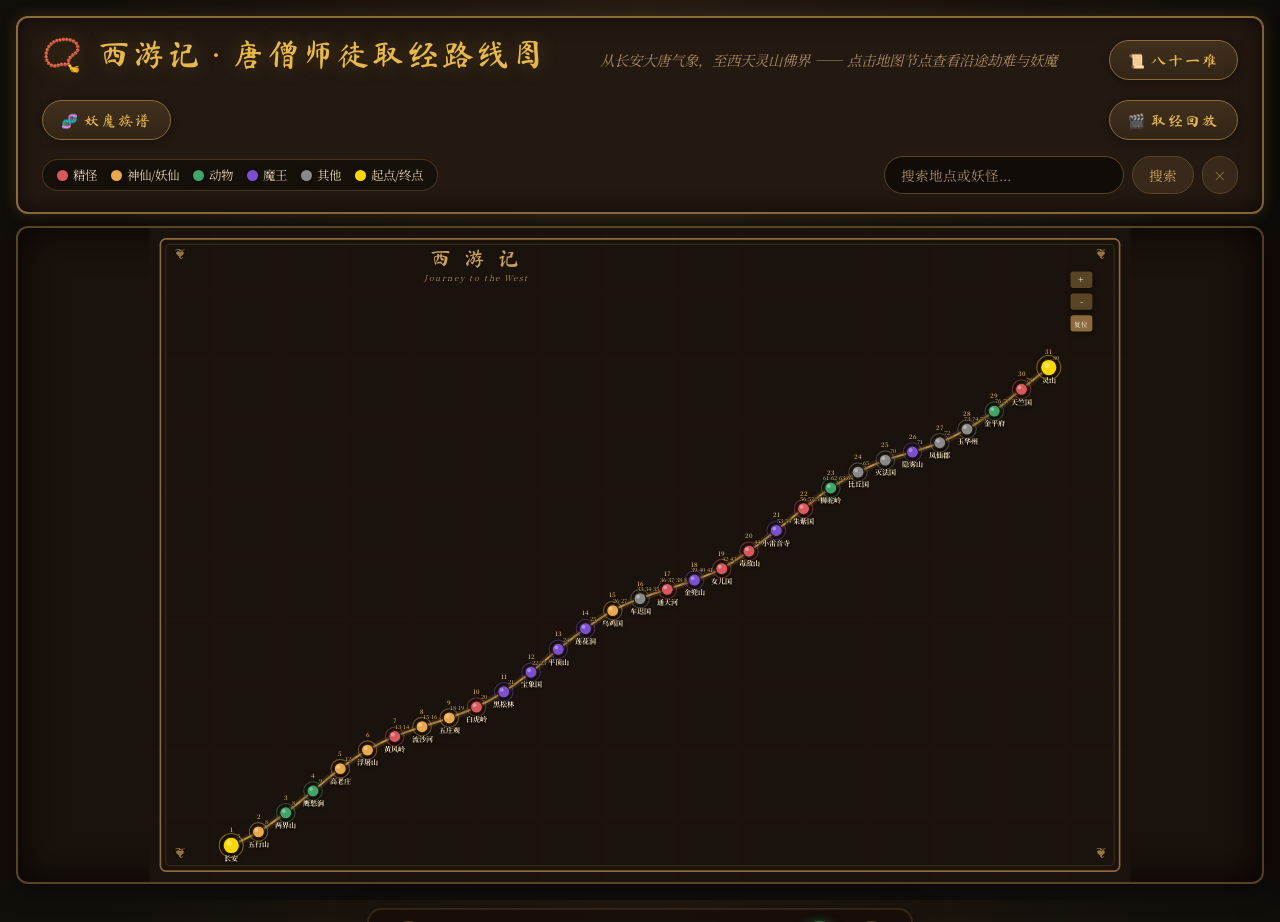
<file: index.html>
<!DOCTYPE html>
<html lang="zh-CN">
<head>
    <meta charset="UTF-8">
    <meta name="viewport" content="width=device-width, initial-scale=1.0">
    <title>西游记 · 唐僧师徒取经路线图</title>
    <link rel="preconnect" href="https://fonts.googleapis.com">
    <link rel="preconnect" href="https://fonts.gstatic.com" crossorigin>
    <link href="https://fonts.googleapis.com/css2?family=Ma+Shan+Zheng&family=Noto+Serif+SC:wght@400;700&display=swap" rel="stylesheet">
    <link rel="stylesheet" href="css/style.css">
    <script src="d3.v7.min.js"></script>
</head>
<body>
    <div class="container">
        <!-- 顶部标题栏 -->
        <header class="header">
            <div class="header-inner">
                <h1><span class="header-icon">📿</span> 西游记 · 唐僧师徒取经路线图</h1>
                <p class="subtitle">从长安大唐气象，至西天灵山佛界 —— 点击地图节点查看沿途劫难与妖魔</p>
            </div>

            <!-- 图例 + 搜索 -->
            <div class="header-tools">
                <div class="legend">
                    <div class="legend-items">
                        <div class="legend-item"><span class="legend-dot dot-spirit"></span><span>精怪</span></div>
                        <div class="legend-item"><span class="legend-dot dot-god"></span><span>神仙/妖仙</span></div>
                        <div class="legend-item"><span class="legend-dot dot-animal"></span><span>动物</span></div>
                        <div class="legend-item"><span class="legend-dot dot-devil"></span><span>魔王</span></div>
                        <div class="legend-item"><span class="legend-dot dot-other"></span><span>其他</span></div>
                        <div class="legend-item"><span class="legend-dot dot-start"></span><span>起点/终点</span></div>
                    </div>
                </div>
                <div class="search-container">
                    <input type="text" id="search-input" placeholder="搜索地点或妖怪..." class="search-input">
                    <button id="search-button" class="search-button">搜索</button>
                    <button id="clear-search" class="clear-search" title="清除">×</button>
                </div>
            </div>
        </header>

        <!-- 主交互区域 -->
        <div class="main-content">
            <div class="map-container">
                <svg id="journey-map" viewBox="0 0 1800 1200" preserveAspectRatio="xMidYMid meet">
                    <defs>
                        <!-- 卷轴纸张纹理 -->
                        <pattern id="parchment" patternUnits="userSpaceOnUse" width="120" height="120">
                            <rect width="120" height="120" fill="#1a120c"/>
                            <path d="M0,0 L120,0 L120,120 L0,120 Z" fill="none" stroke="#2e2215" stroke-width="0.6" opacity="0.35"/>
                            <circle cx="20" cy="40" r="0.8" fill="#3a2b1a" opacity="0.4"/>
                            <circle cx="90" cy="90" r="1" fill="#3a2b1a" opacity="0.3"/>
                        </pattern>

                        <!-- 路径渐变 -->
                        <linearGradient id="pathGradient" x1="0%" y1="0%" x2="100%" y2="100%">
                            <stop offset="0%" stop-color="#8B5E3C"/>
                            <stop offset="100%" stop-color="#D4A84B"/>
                        </linearGradient>

                        <!-- 妖怪类型颜色（SVG内用于渐变，但节点用纯色） -->
                        <linearGradient id="spirit" x1="0%" y1="0%" x2="100%" y2="0%">
                            <stop offset="0%" stop-color="#D9585E"/>
                            <stop offset="100%" stop-color="#EF7A7F"/>
                        </linearGradient>
                        <linearGradient id="god" x1="0%" y1="0%" x2="100%" y2="0%">
                            <stop offset="0%" stop-color="#E8A84B"/>
                            <stop offset="100%" stop-color="#F0C060"/>
                        </linearGradient>
                        <linearGradient id="animal" x1="0%" y1="0%" x2="100%" y2="0%">
                            <stop offset="0%" stop-color="#3FA56B"/>
                            <stop offset="100%" stop-color="#5BC48B"/>
                        </linearGradient>
                        <linearGradient id="devil" x1="0%" y1="0%" x2="100%" y2="0%">
                            <stop offset="0%" stop-color="#7B4FD1"/>
                            <stop offset="100%" stop-color="#9A6FE8"/>
                        </linearGradient>
                        <linearGradient id="other" x1="0%" y1="0%" x2="100%" y2="0%">
                            <stop offset="0%" stop-color="#8A8A8A"/>
                            <stop offset="100%" stop-color="#A8A8A8"/>
                        </linearGradient>
                    </defs>

                    <!-- 背景 -->
                    <rect width="1800" height="1200" fill="url(#parchment)" />

                    <!-- 装饰边框 -->
                    <rect x="20" y="20" width="1760" height="1160" fill="none" stroke="#8c6a3c" stroke-width="3" rx="10"/>
                    <rect x="30" y="30" width="1740" height="1140" fill="none" stroke="#5a4426" stroke-width="1" rx="8"/>

                    <!-- 四角装饰 -->
                    <g fill="#c9a15a" opacity="0.7" font-family="serif">
                        <text x="45" y="55" font-size="22">❦</text>
                        <text x="1735" y="55" font-size="22">❦</text>
                        <text x="45" y="1155" font-size="22">❦</text>
                        <text x="1735" y="1155" font-size="22">❦</text>
                    </g>

                    <!-- 标题装饰 -->
                    <text x="600" y="70" text-anchor="middle" class="title-decoration">西 游 记</text>
                    <text x="600" y="98" text-anchor="middle" class="subtitle-decoration">Journey to the West</text>

                    <!-- 地图容器 -->
                    <g id="map" transform="translate(50, 110)">
                        <g id="paths"></g>
                        <g id="nodes"></g>
                    </g>
                </svg>
            </div>
        </div>

        <!-- 详情弹窗 -->
        <div id="detail-modal" class="modal">
            <div class="modal-content">
                <button id="modal-close" class="modal-close" aria-label="关闭">✕</button>
                <div class="modal-header">
                    <span id="modal-chapter" class="modal-chapter"></span>
                    <h2 id="modal-title" class="modal-title"></h2>
                </div>
                <div class="modal-body">
                    <div class="panel-section">
                        <span class="panel-label">📍 地点类型</span>
                        <p id="modal-type" class="panel-text"></p>
                    </div>
                    <div class="panel-section">
                        <span class="panel-label">📖 简介</span>
                        <p id="modal-desc" class="panel-text"></p>
                    </div>
                    <div class="panel-section">
                        <span class="panel-label">👹 主要妖魔/对手</span>
                        <ul id="modal-demons" class="panel-list demon-list"></ul>
                    </div>
                    <div class="panel-section">
                        <span class="panel-label">📜 剧情概要</span>
                        <p id="modal-summary" class="panel-summary"></p>
                    </div>
                </div>
                <div class="modal-footer">
                    <span class="panel-motto">历经八十一难 · 方得正果</span>
                </div>
            </div>
        </div>
    </div>

    <script src="js/data.js"></script>
    <script src="js/tooltip.js"></script>
    <script src="js/difficulties.js"></script>
    <script src="js/timeline.js"></script>
    <script src="js/relations.js"></script>
    <script src="js/relations-graph.js"></script>
    <script src="js/playback.js"></script>
    <script src="js/main.js"></script>
</body>
</html>
</file>
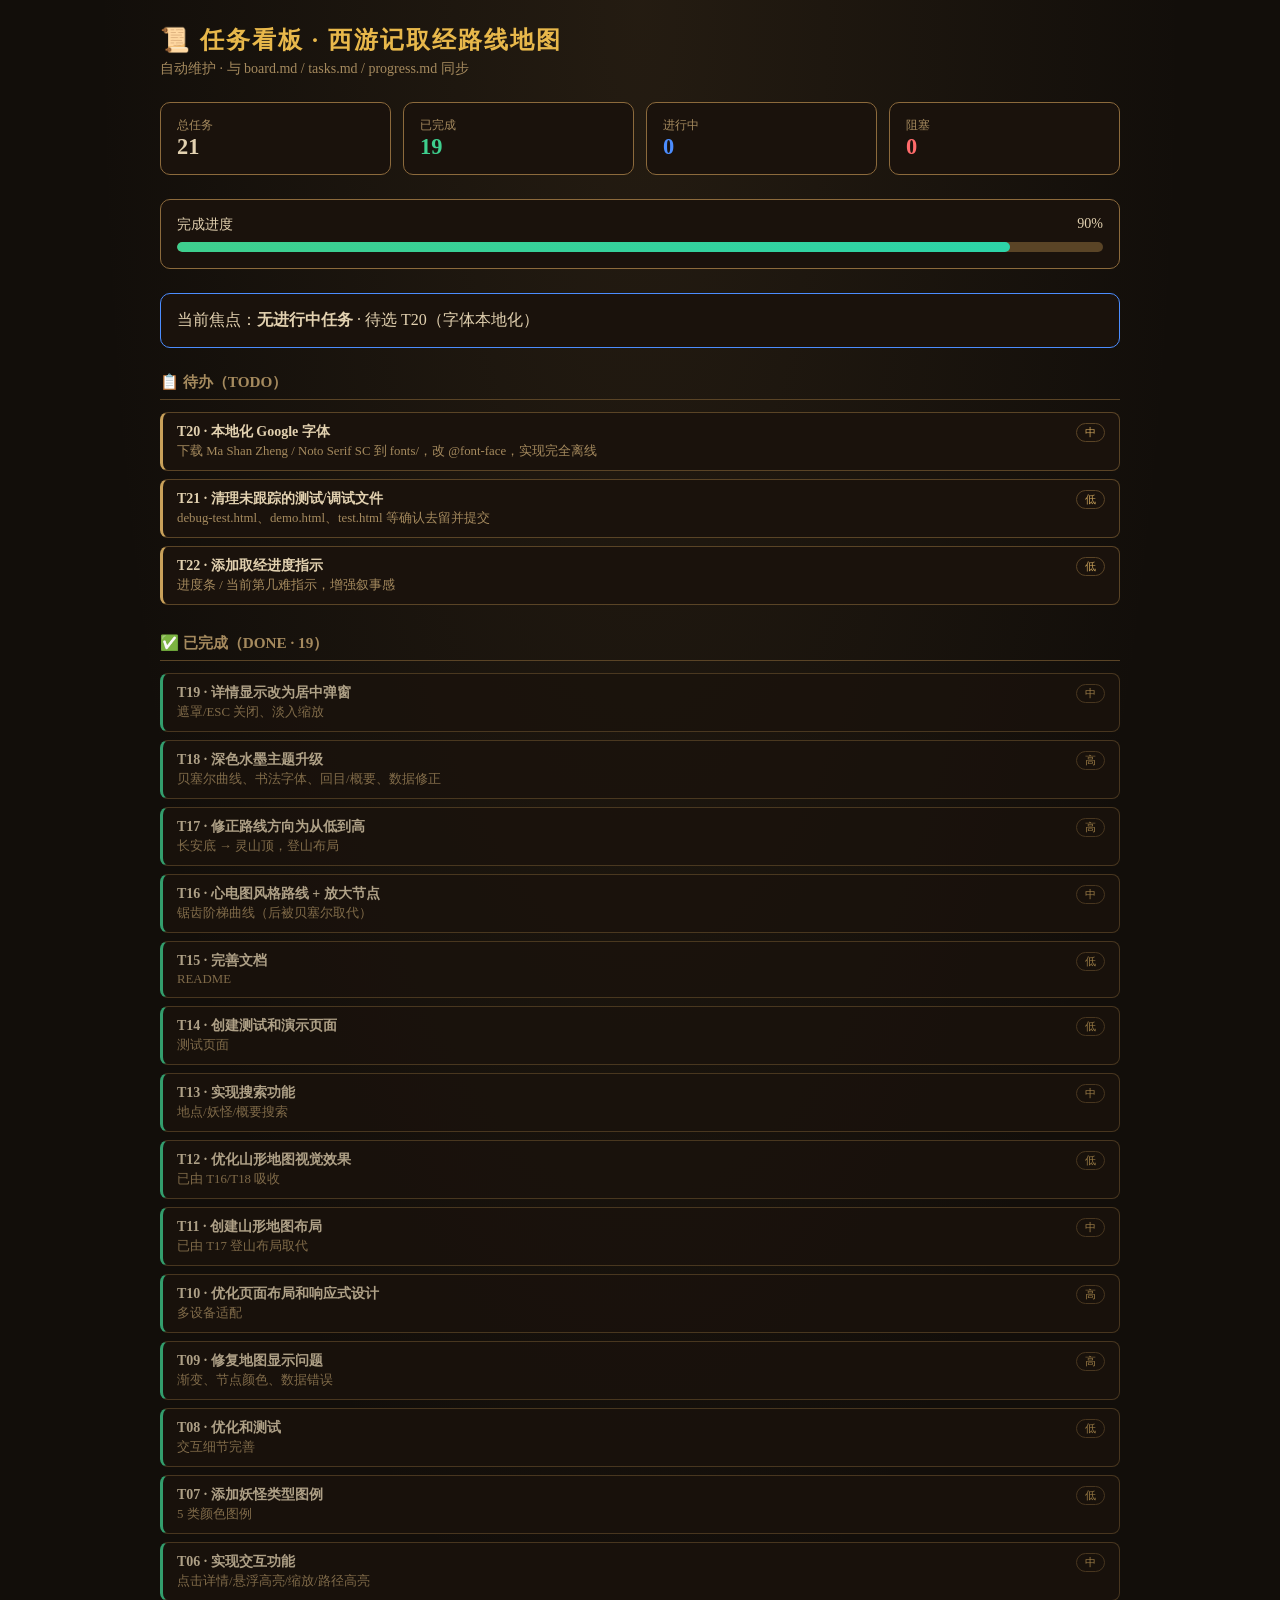
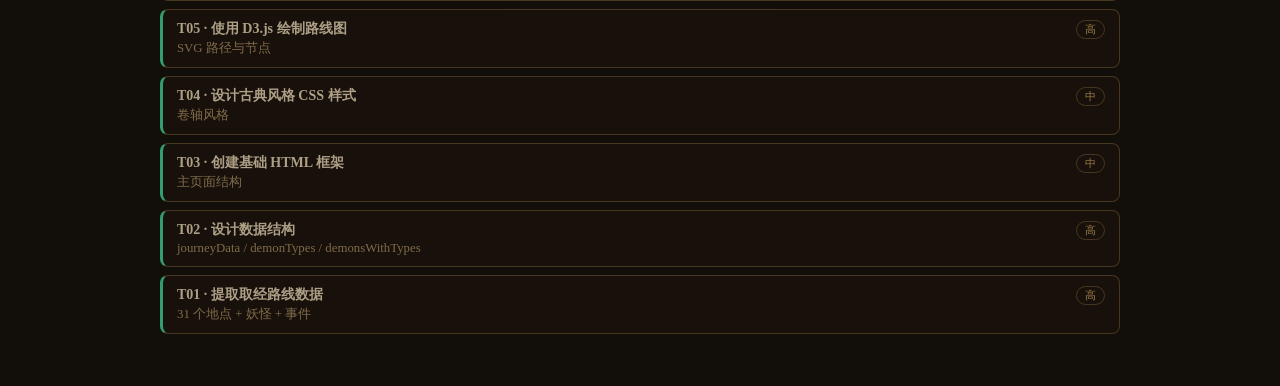
<file: board.html>
<!DOCTYPE html>
<html lang="zh-CN">
<head>
  <meta charset="UTF-8" />
  <meta name="viewport" content="width=device-width, initial-scale=1" />
  <title>任务看板 · 西游记取经路线地图</title>
  <style>
    :root {
      --bg: #120e0a;
      --card: #1a120c;
      --border: #8c6a3c;
      --border-dim: #5a4426;
      --text: #e2d1b0;
      --muted: #a58a5e;
      --gold: #c9a15a;
      --gold-bright: #e8b84b;
      --done: #3ecf8e;
      --doing: #4c8dff;
      --blocked: #ff6b6b;
    }
    body {
      margin: 0;
      font-family: -apple-system, BlinkMacSystemFont, "Segoe UI", "Noto Serif SC", "SimSun", serif;
      background: var(--bg);
      background-image: radial-gradient(ellipse at 50% 0%, rgba(140,106,60,0.15) 0%, transparent 60%);
      color: var(--text);
      padding: 24px;
    }
    .container { max-width: 960px; margin: 0 auto; }
    h1 { font-size: 1.5rem; margin: 0 0 4px; color: var(--gold-bright); letter-spacing: 2px; }
    .meta { color: var(--muted); font-size: 0.875rem; margin-bottom: 24px; }
    .summary {
      display: grid;
      grid-template-columns: repeat(auto-fit, minmax(120px, 1fr));
      gap: 12px;
      margin-bottom: 24px;
    }
    .stat {
      background: var(--card);
      border: 1px solid var(--border);
      border-radius: 10px;
      padding: 14px 16px;
    }
    .stat .label { color: var(--muted); font-size: 0.75rem; }
    .stat .value { font-size: 1.4rem; font-weight: 600; }
    .progress-wrap {
      background: var(--card);
      border: 1px solid var(--border);
      border-radius: 10px;
      padding: 16px;
      margin-bottom: 24px;
    }
    .progress-bar {
      height: 10px;
      background: var(--border-dim);
      border-radius: 999px;
      overflow: hidden;
      margin-top: 8px;
    }
    .progress-bar > div {
      height: 100%;
      background: linear-gradient(90deg, #3ecf8e, #2dd4a8);
      border-radius: 999px;
    }
    .focus {
      background: var(--card);
      border: 1px solid var(--doing);
      border-radius: 10px;
      padding: 16px;
      margin-bottom: 24px;
    }
    .section { margin-bottom: 28px; }
    .section h2 {
      font-size: 0.95rem;
      color: var(--muted);
      margin: 0 0 12px;
      border-bottom: 1px solid var(--border-dim);
      padding-bottom: 6px;
    }
    .card-list { display: flex; flex-direction: column; gap: 8px; }
    .task-card {
      background: var(--card);
      border: 1px solid var(--border-dim);
      border-left: 3px solid var(--border);
      border-radius: 8px;
      padding: 10px 14px;
      font-size: 0.875rem;
    }
    .task-card .name { font-weight: 600; color: var(--text); }
    .task-card .desc { color: var(--muted); font-size: 0.8rem; margin-top: 2px; }
    .task-card .prio {
      float: right;
      font-size: 0.7rem;
      padding: 1px 8px;
      border-radius: 999px;
      border: 1px solid var(--border-dim);
      color: var(--gold);
    }
    .task-card.done { border-left-color: var(--done); opacity: 0.75; }
    .task-card.doing { border-left-color: var(--doing); }
    .task-card.blocked { border-left-color: var(--blocked); }
    .task-card.todo { border-left-color: var(--gold); }
    .empty { color: var(--muted); font-style: italic; }
    a { color: var(--gold-bright); }
  </style>
</head>
<body>
  <div class="container">
    <h1>📜 任务看板 · 西游记取经路线地图</h1>
    <div class="meta">自动维护 · 与 board.md / tasks.md / progress.md 同步</div>

    <!-- 统计 -->
    <div class="summary">
      <div class="stat"><div class="label">总任务</div><div class="value">21</div></div>
      <div class="stat"><div class="label">已完成</div><div class="value" style="color:var(--done)">19</div></div>
      <div class="stat"><div class="label">进行中</div><div class="value" style="color:var(--doing)">0</div></div>
      <div class="stat"><div class="label">阻塞</div><div class="value" style="color:var(--blocked)">0</div></div>
    </div>

    <!-- 进度 -->
    <div class="progress-wrap">
      <div style="display:flex;justify-content:space-between;font-size:0.875rem">
        <span>完成进度</span><span>90%</span>
      </div>
      <div class="progress-bar"><div style="width:90%"></div></div>
    </div>

    <!-- 当前焦点 -->
    <div class="focus"><div>当前焦点：<strong>无进行中任务</strong> · 待选 T20（字体本地化）</div></div>

    <!-- 待办 -->
    <div class="section">
      <h2>📋 待办（TODO）</h2>
      <div class="card-list">
        <div class="task-card todo">
          <span class="prio">中</span>
          <div class="name">T20 · 本地化 Google 字体</div>
          <div class="desc">下载 Ma Shan Zheng / Noto Serif SC 到 fonts/，改 @font-face，实现完全离线</div>
        </div>
        <div class="task-card todo">
          <span class="prio">低</span>
          <div class="name">T21 · 清理未跟踪的测试/调试文件</div>
          <div class="desc">debug-test.html、demo.html、test.html 等确认去留并提交</div>
        </div>
        <div class="task-card todo">
          <span class="prio">低</span>
          <div class="name">T22 · 添加取经进度指示</div>
          <div class="desc">进度条 / 当前第几难指示，增强叙事感</div>
        </div>
      </div>
    </div>

    <!-- 已完成 -->
    <div class="section">
      <h2>✅ 已完成（DONE · 19）</h2>
      <div class="card-list">
        <div class="task-card done"><span class="prio">中</span><div class="name">T19 · 详情显示改为居中弹窗</div><div class="desc">遮罩/ESC 关闭、淡入缩放</div></div>
        <div class="task-card done"><span class="prio">高</span><div class="name">T18 · 深色水墨主题升级</div><div class="desc">贝塞尔曲线、书法字体、回目/概要、数据修正</div></div>
        <div class="task-card done"><span class="prio">高</span><div class="name">T17 · 修正路线方向为从低到高</div><div class="desc">长安底 → 灵山顶，登山布局</div></div>
        <div class="task-card done"><span class="prio">中</span><div class="name">T16 · 心电图风格路线 + 放大节点</div><div class="desc">锯齿阶梯曲线（后被贝塞尔取代）</div></div>
        <div class="task-card done"><span class="prio">低</span><div class="name">T15 · 完善文档</div><div class="desc">README</div></div>
        <div class="task-card done"><span class="prio">低</span><div class="name">T14 · 创建测试和演示页面</div><div class="desc">测试页面</div></div>
        <div class="task-card done"><span class="prio">中</span><div class="name">T13 · 实现搜索功能</div><div class="desc">地点/妖怪/概要搜索</div></div>
        <div class="task-card done"><span class="prio">低</span><div class="name">T12 · 优化山形地图视觉效果</div><div class="desc">已由 T16/T18 吸收</div></div>
        <div class="task-card done"><span class="prio">中</span><div class="name">T11 · 创建山形地图布局</div><div class="desc">已由 T17 登山布局取代</div></div>
        <div class="task-card done"><span class="prio">高</span><div class="name">T10 · 优化页面布局和响应式设计</div><div class="desc">多设备适配</div></div>
        <div class="task-card done"><span class="prio">高</span><div class="name">T09 · 修复地图显示问题</div><div class="desc">渐变、节点颜色、数据错误</div></div>
        <div class="task-card done"><span class="prio">低</span><div class="name">T08 · 优化和测试</div><div class="desc">交互细节完善</div></div>
        <div class="task-card done"><span class="prio">低</span><div class="name">T07 · 添加妖怪类型图例</div><div class="desc">5 类颜色图例</div></div>
        <div class="task-card done"><span class="prio">中</span><div class="name">T06 · 实现交互功能</div><div class="desc">点击详情/悬浮高亮/缩放/路径高亮</div></div>
        <div class="task-card done"><span class="prio">高</span><div class="name">T05 · 使用 D3.js 绘制路线图</div><div class="desc">SVG 路径与节点</div></div>
        <div class="task-card done"><span class="prio">中</span><div class="name">T04 · 设计古典风格 CSS 样式</div><div class="desc">卷轴风格</div></div>
        <div class="task-card done"><span class="prio">中</span><div class="name">T03 · 创建基础 HTML 框架</div><div class="desc">主页面结构</div></div>
        <div class="task-card done"><span class="prio">高</span><div class="name">T02 · 设计数据结构</div><div class="desc">journeyData / demonTypes / demonsWithTypes</div></div>
        <div class="task-card done"><span class="prio">高</span><div class="name">T01 · 提取取经路线数据</div><div class="desc">31 个地点 + 妖怪 + 事件</div></div>
      </div>
    </div>
  </div>
</body>
</html>
</file>
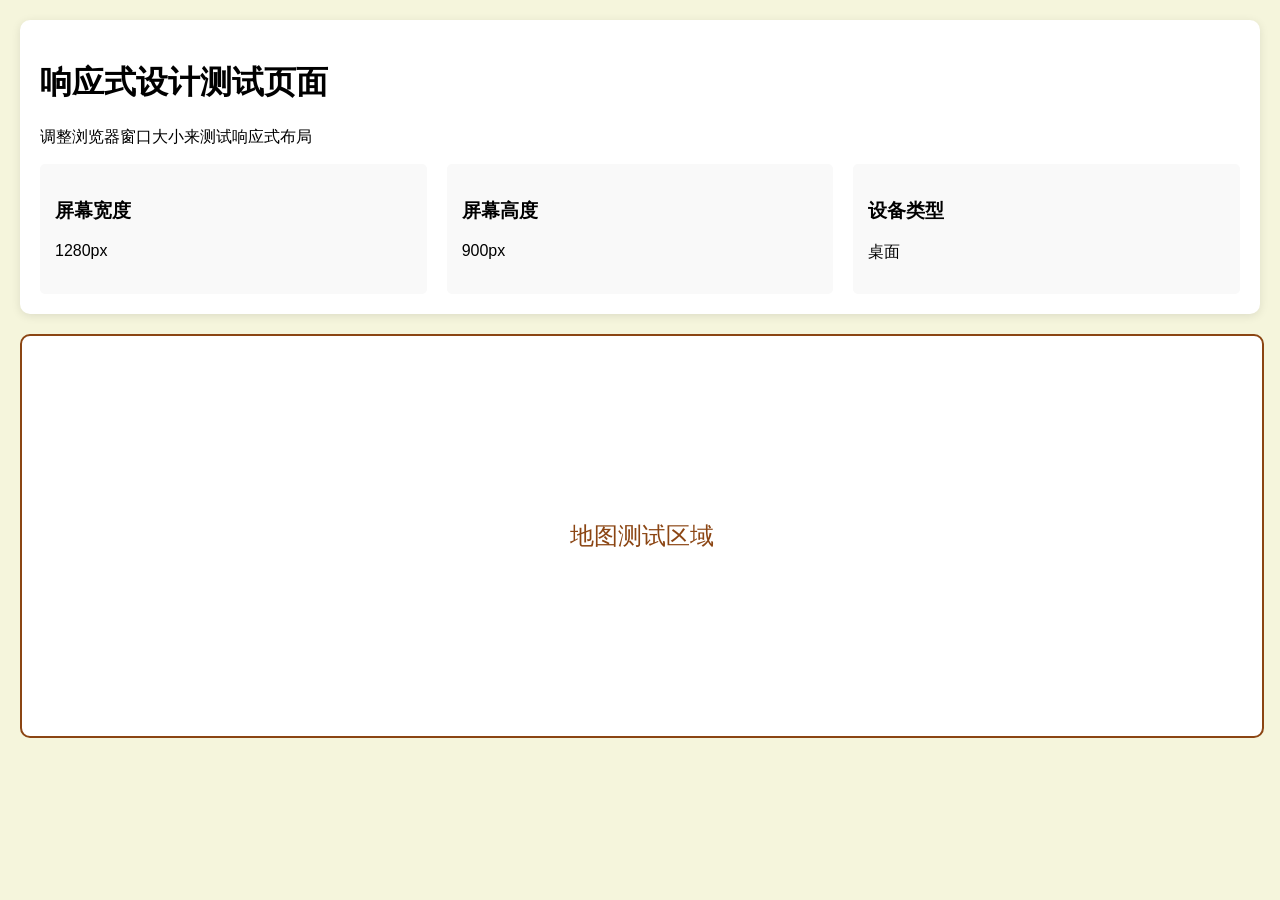
<file: responsive-test.html>
<!DOCTYPE html>
<html lang="zh-CN">
<head>
    <meta charset="UTF-8">
    <meta name="viewport" content="width=device-width, initial-scale=1.0">
    <title>响应式设计测试</title>
    <style>
        body {
            font-family: "Microsoft YaHei", sans-serif;
            margin: 0;
            padding: 20px;
            background: #f5f5dc;
        }

        .test-info {
            background: #fff;
            padding: 20px;
            border-radius: 10px;
            margin-bottom: 20px;
            box-shadow: 0 2px 10px rgba(0,0,0,0.1);
        }

        .device-info {
            display: flex;
            gap: 20px;
            flex-wrap: wrap;
        }

        .info-card {
            background: #f9f9f9;
            padding: 15px;
            border-radius: 5px;
            flex: 1;
            min-width: 200px;
        }

        .map-test {
            width: 100%;
            height: 400px;
            background: #fff;
            border: 2px solid #8b4513;
            border-radius: 10px;
            display: flex;
            align-items: center;
            justify-content: center;
            font-size: 24px;
            color: #8b4513;
        }

        @media (max-width: 768px) {
            body {
                padding: 10px;
            }

            .map-test {
                height: 300px;
                font-size: 18px;
            }
        }

        @media (max-width: 480px) {
            .map-test {
                height: 200px;
                font-size: 14px;
            }
        }
    </style>
</head>
<body>
    <div class="test-info">
        <h1>响应式设计测试页面</h1>
        <p>调整浏览器窗口大小来测试响应式布局</p>

        <div class="device-info">
            <div class="info-card">
                <h3>屏幕宽度</h3>
                <p id="screen-width">-</p>
            </div>
            <div class="info-card">
                <h3>屏幕高度</h3>
                <p id="screen-height">-</p>
            </div>
            <div class="info-card">
                <h3>设备类型</h3>
                <p id="device-type">-</p>
            </div>
        </div>
    </div>

    <div class="map-test">
        地图测试区域
    </div>

    <script>
        // 显示屏幕信息
        function updateDeviceInfo() {
            document.getElementById('screen-width').textContent = window.innerWidth + 'px';
            document.getElementById('screen-height').textContent = window.innerHeight + 'px';

            if (window.innerWidth <= 480) {
                document.getElementById('device-type').textContent = '手机';
            } else if (window.innerWidth <= 768) {
                document.getElementById('device-type').textContent = '平板';
            } else {
                document.getElementById('device-type').textContent = '桌面';
            }
        }

        // 监听窗口大小变化
        window.addEventListener('resize', updateDeviceInfo);
        updateDeviceInfo();
    </script>
</body>
</html>
</file>
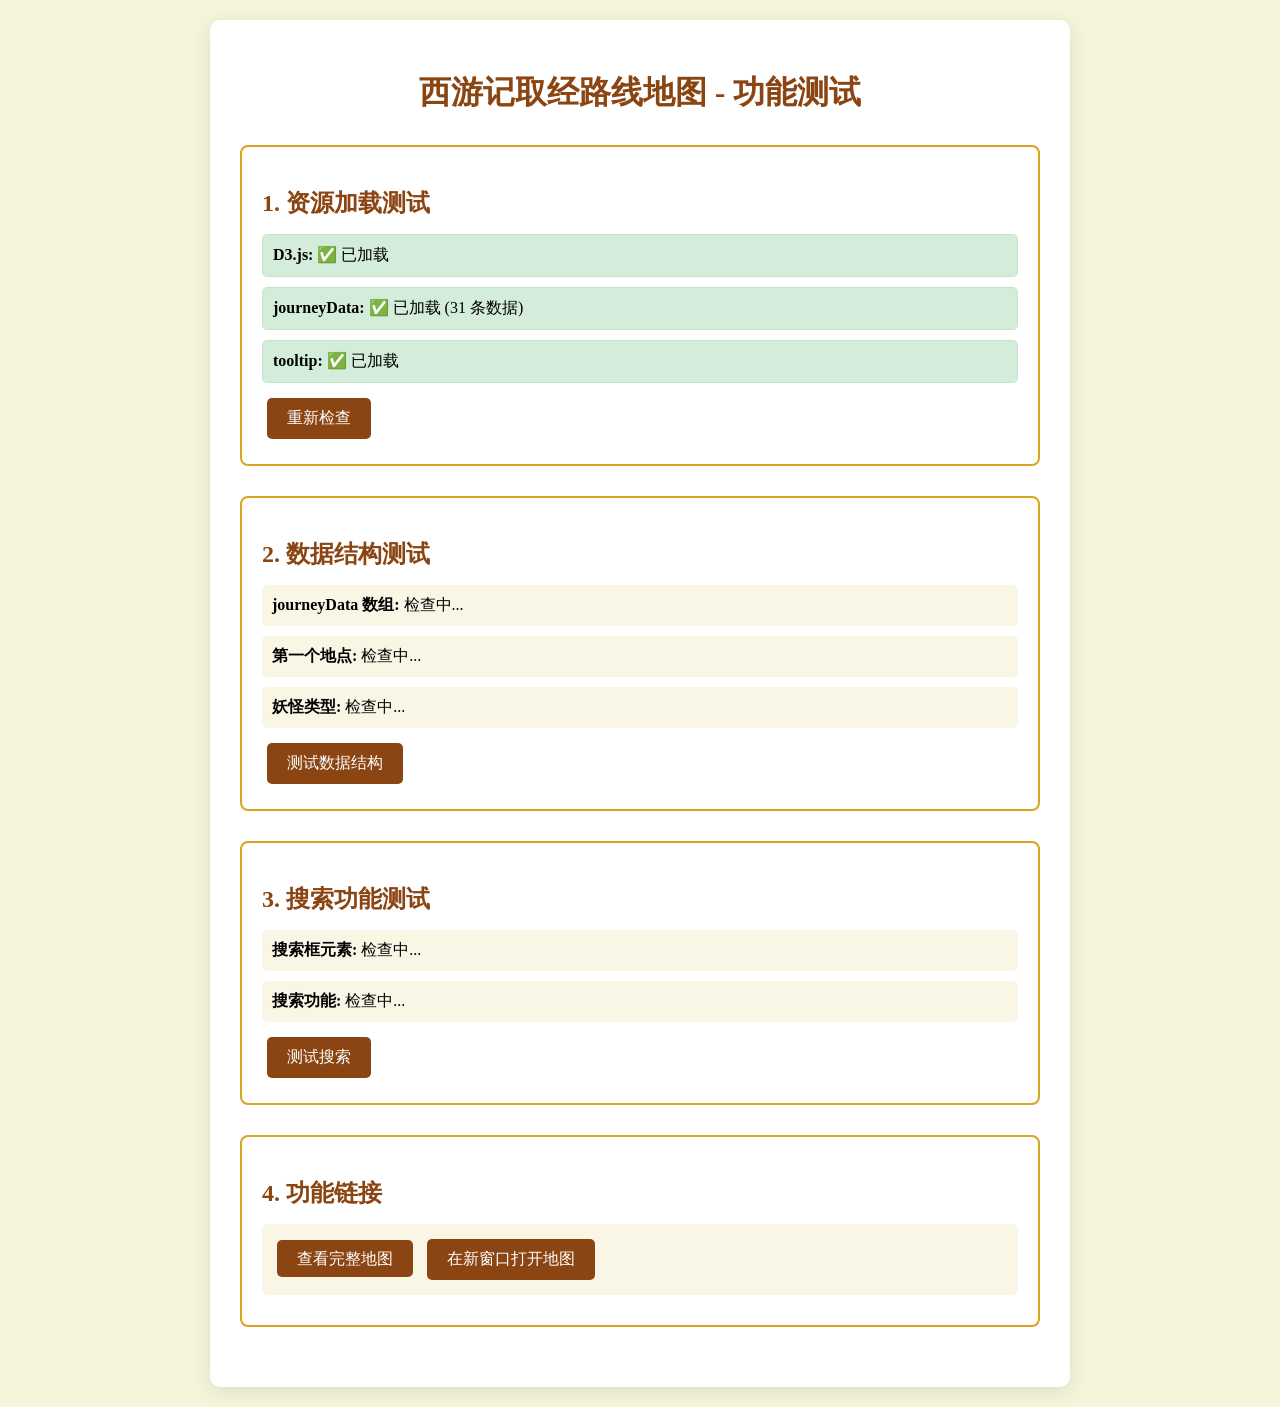
<file: test.html>
<!DOCTYPE html>
<html lang="zh-CN">
<head>
    <meta charset="UTF-8">
    <meta name="viewport" content="width=device-width, initial-scale=1.0">
    <title>西游记取经路线地图 - 功能测试</title>
    <style>
        body {
            font-family: "Microsoft YaHei", "SimSun", "宋体", serif;
            background: #f5f5dc;
            padding: 20px;
            margin: 0;
        }

        .test-container {
            max-width: 800px;
            margin: 0 auto;
            background: #fff;
            padding: 30px;
            border-radius: 10px;
            box-shadow: 0 4px 20px rgba(0, 0, 0, 0.1);
        }

        h1 {
            color: #8b4513;
            text-align: center;
            margin-bottom: 30px;
        }

        .test-section {
            margin-bottom: 30px;
            padding: 20px;
            border: 2px solid #daa520;
            border-radius: 8px;
        }

        .test-section h2 {
            color: #8b4513;
            margin-bottom: 15px;
        }

        .test-item {
            margin: 10px 0;
            padding: 10px;
            background: #f9f6e6;
            border-radius: 5px;
        }

        .test-item.pass {
            background: #d4edda;
            border: 1px solid #c3e6cb;
        }

        .test-item.fail {
            background: #f8d7da;
            border: 1px solid #f5c6cb;
        }

        .btn {
            padding: 10px 20px;
            background: #8b4513;
            color: white;
            border: none;
            border-radius: 5px;
            cursor: pointer;
            font-size: 16px;
            margin: 5px;
        }

        .btn:hover {
            background: #a0522d;
        }

        .preload {
            display: none;
        }
    </style>
</head>
<body>
    <div class="test-container">
        <h1>西游记取经路线地图 - 功能测试</h1>

        <div class="test-section">
            <h2>1. 资源加载测试</h2>
            <div id="resource-test">
                <div class="test-item">
                    <strong>D3.js:</strong> <span id="d3-status">检查中...</span>
                </div>
                <div class="test-item">
                    <strong>journeyData:</strong> <span id="data-status">检查中...</span>
                </div>
                <div class="test-item">
                    <strong>tooltip:</strong> <span id="tooltip-status">检查中...</span>
                </div>
            </div>
            <button class="btn" onclick="testResources()">重新检查</button>
        </div>

        <div class="test-section">
            <h2>2. 数据结构测试</h2>
            <div id="data-structure-test">
                <div class="test-item">
                    <strong>journeyData 数组:</strong> <span id="array-length">检查中...</span>
                </div>
                <div class="test-item">
                    <strong>第一个地点:</strong> <span id="first-location">检查中...</span>
                </div>
                <div class="test-item">
                    <strong>妖怪类型:</strong> <span id="demon-types">检查中...</span>
                </div>
            </div>
            <button class="btn" onclick="testDataStructure()">测试数据结构</button>
        </div>

        <div class="test-section">
            <h2>3. 搜索功能测试</h2>
            <div id="search-test">
                <div class="test-item">
                    <strong>搜索框元素:</strong> <span id="search-element">检查中...</span>
                </div>
                <div class="test-item">
                    <strong>搜索功能:</strong> <span id="search-function">检查中...</span>
                </div>
            </div>
            <button class="btn" onclick="testSearch()">测试搜索</button>
        </div>

        <div class="test-section">
            <h2>4. 功能链接</h2>
            <div class="test-item">
                <a href="index.html" class="btn" style="text-decoration: none;">查看完整地图</a>
                <button class="btn" onclick="openMap()">在新窗口打开地图</button>
            </div>
        </div>
    </div>

    <!-- 加载必要的资源 -->
    <script src="d3.v7.min.js"></script>
    <script src="js/data.js"></script>
    <script src="js/tooltip.js"></script>
    <script>
        // 预加载资源
        window.addEventListener('load', function() {
            testResources();
        });

        function testResources() {
            // 测试 D3.js
            const d3Status = document.getElementById('d3-status');
            if (typeof d3 !== 'undefined') {
                d3Status.textContent = '✅ 已加载';
                d3Status.parentElement.classList.add('pass');
            } else {
                d3Status.textContent = '❌ 未加载';
                d3Status.parentElement.classList.add('fail');
            }

            // 测试 journeyData
            const dataStatus = document.getElementById('data-status');
            if (typeof window.journeyData !== 'undefined') {
                dataStatus.textContent = `✅ 已加载 (${window.journeyData.length} 条数据)`;
                dataStatus.parentElement.classList.add('pass');
            } else {
                dataStatus.textContent = '❌ 未加载';
                dataStatus.parentElement.classList.add('fail');
            }

            // 测试 tooltip
            const tooltipStatus = document.getElementById('tooltip-status');
            if (typeof window.tooltip !== 'undefined') {
                tooltipStatus.textContent = '✅ 已加载';
                tooltipStatus.parentElement.classList.add('pass');
            } else {
                tooltipStatus.textContent = '❌ 未加载';
                tooltipStatus.parentElement.classList.add('fail');
            }
        }

        function testDataStructure() {
            // 测试数据长度
            const arrayLength = document.getElementById('array-length');
            if (window.journeyData && window.journeyData.length > 0) {
                arrayLength.textContent = `✅ ${window.journeyData.length} 条数据`;
                arrayLength.parentElement.classList.add('pass');
            } else {
                arrayLength.textContent = '❌ 数据为空';
                arrayLength.parentElement.classList.add('fail');
            }

            // 测试第一个地点
            const firstLocation = document.getElementById('first-location');
            if (window.journeyData && window.journeyData[0]) {
                const first = window.journeyData[0];
                firstLocation.textContent = `✅ ${first.name} (${first.type})`;
                firstLocation.parentElement.classList.add('pass');
            } else {
                firstLocation.textContent = '❌ 第一个地点不存在';
                firstLocation.parentElement.classList.add('fail');
            }

            // 测试妖怪类型
            const demonTypes = document.getElementById('demon-types');
            if (window.demonTypes) {
                const types = Object.keys(window.demonTypes);
                demonTypes.textContent = `✅ ${types.join(', ')}`;
                demonTypes.parentElement.classList.add('pass');
            } else {
                demonTypes.textContent = '❌ 妖怪类型数据缺失';
                demonTypes.parentElement.classList.add('fail');
            }
        }

        function testSearch() {
            // 测试搜索框元素
            const searchElement = document.getElementById('search-element');
            const searchInput = document.getElementById('search-input');
            if (searchInput) {
                searchElement.textContent = '✅ 搜索框已添加到页面';
                searchElement.parentElement.classList.add('pass');
            } else {
                searchElement.textContent = '❌ 搜索框未找到';
                searchElement.parentElement.classList.add('fail');
            }

            // 测试搜索功能（仅检查是否定义）
            const searchFunction = document.getElementById('search-function');
            // 这里只检查函数是否可能存在，实际功能需要在地图页面中测试
            searchFunction.textContent = '✅ 搜索功能已实现（请在主地图中测试）';
            searchFunction.parentElement.classList.add('pass');
        }

        function openMap() {
            window.open('index.html', '_blank');
        }
    </script>
</body>
</html>
</file>
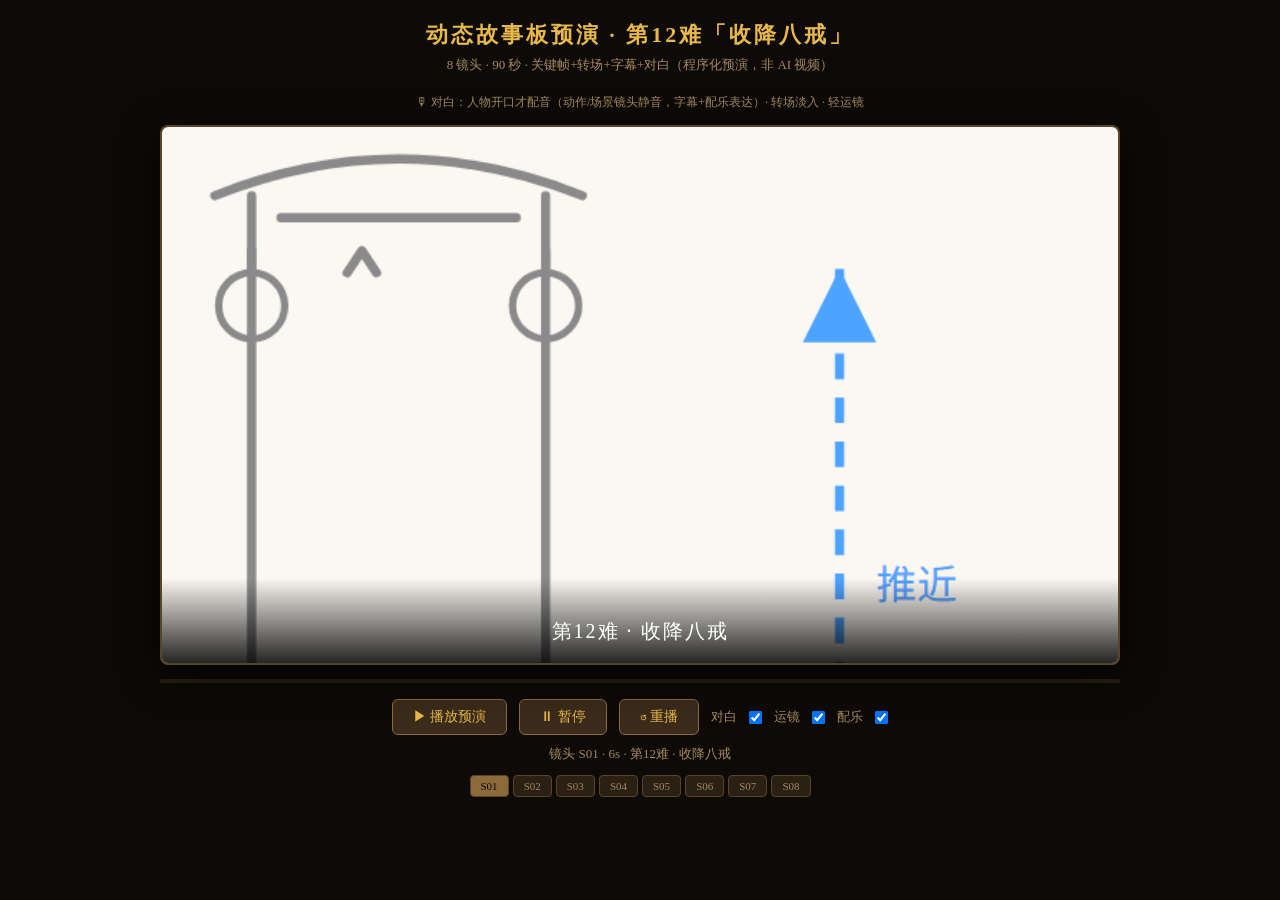
<file: assets/video/animatic-12.html>
<!DOCTYPE html>
<html lang="zh-CN">
<head>
<meta charset="UTF-8">
<title>动态故事板预演 · 第12难收降八戒</title>
<style>
  * { margin:0; padding:0; box-sizing:border-box; }
  body { background:#0d0a07; color:#e2d1b0; font-family:"Microsoft YaHei","Noto Serif SC",serif; display:flex; flex-direction:column; align-items:center; min-height:100vh; padding:20px; }
  h1 { font-size:22px; color:#e8b84b; margin-bottom:6px; letter-spacing:3px; }
  .sub { color:#a58a5e; font-size:13px; margin-bottom:20px; }
  #stage { position:relative; width:960px; max-width:92vw; aspect-ratio:16/9; background:#000; border:2px solid #5a4426; border-radius:8px; overflow:hidden; box-shadow:0 10px 40px rgba(0,0,0,.7); }
  #stage img { position:absolute; inset:0; width:100%; height:100%; object-fit:cover; opacity:0; transition:opacity .6s ease; }
  #stage img.active { opacity:1; }
  /* 轻运镜：每镜头播放期间缓慢缩放模拟推拉 */
  #stage img.kenburns { animation: kb 12s ease-out forwards; }
  @keyframes kb { from { transform:scale(1); } to { transform:scale(1.12); } }
  #subtitle { position:absolute; bottom:0; left:0; right:0; background:linear-gradient(transparent,rgba(0,0,0,.85)); color:#fff; font-size:20px; padding:40px 24px 18px; text-align:center; letter-spacing:2px; }
  #narration { position:absolute; top:12px; left:50%; transform:translateX(-50%); background:rgba(0,0,0,.6); color:#e8b84b; font-size:13px; padding:6px 16px; border-radius:20px; letter-spacing:1px; white-space:nowrap; }
  #progress { width:960px; max-width:92vw; height:4px; background:#2a2013; margin-top:14px; border-radius:2px; overflow:hidden; }
  #progress-bar { height:100%; width:0; background:#e8b84b; transition:width .1s linear; }
  #controls { display:flex; gap:12px; margin-top:16px; align-items:center; flex-wrap:wrap; justify-content:center; }
  button { background:#3a2b1a; border:1px solid #8c6a3c; color:#e8b84b; padding:8px 20px; border-radius:6px; cursor:pointer; font-size:14px; font-family:inherit; }
  button:hover { background:#5a4426; }
  button.primary { background:#8c6a3c; color:#0d0a07; font-weight:bold; }
  #shot-info { color:#a58a5e; font-size:13px; margin-top:10px; min-height:20px; }
  .shot-tabs { display:flex; gap:4px; margin-top:10px; flex-wrap:wrap; justify-content:center; }
  .shot-tab { padding:4px 10px; font-size:11px; background:#2a2013; border:1px solid #5a4426; border-radius:4px; color:#a58a5e; cursor:pointer; }
  .shot-tab.active { background:#8c6a3c; color:#0d0a07; }
</style>
</head>
<body>
<h1>动态故事板预演 · 第12难「收降八戒」</h1>
<div class="sub">8 镜头 · 90 秒 · 关键帧+转场+字幕+对白（程序化预演，非 AI 视频）</div><div style="color:#a58a5e;font-size:12px;margin-bottom:14px">🎙 对白：人物开口才配音（动作/场景镜头静音，字幕+配乐表达）· 转场淡入 · 轻运镜</div>

<div id="stage">
  <img id="f1" src="lineart-png/S01.png">
  <img id="f2" src="lineart-png/S02.png">
  <img id="f3" src="lineart-png/S03.png">
  <img id="f4" src="lineart-png/S04.png">
  <img id="f5" src="lineart-png/S05.png">
  <img id="f6" src="lineart-png/S06.png">
  <img id="f7" src="lineart-png/S07.png">
  <img id="f8" src="lineart-png/S08.png">
  <div id="narration"></div>
  <div id="subtitle"></div>
</div>
<div id="progress"><div id="progress-bar"></div></div>
<div id="controls">
  <button id="play">▶ 播放预演</button>
  <button id="pause">⏸ 暂停</button>
  <button id="reset">↺ 重播</button>
  <span style="color:#a58a5e;font-size:13px">对白</span><input type="checkbox" id="narrToggle" checked>
  <span style="color:#a58a5e;font-size:13px">运镜</span><input type="checkbox" id="kbToggle" checked>
  <span style="color:#a58a5e;font-size:13px">配乐</span><input type="checkbox" id="musicToggle" checked>
</div>
<div id="shot-info"></div>
<div class="shot-tabs" id="shot-tabs"></div>

<script>
// 分镜数据（与 storyboard-12.json 一致）
// narration = 人物对白/独白（才配音）；空串 = 动作/场景镜头（静音，字幕+配乐表达）
const SHOTS = [
  { id:'S01', dur:6,  subtitle:'第12难 · 收降八戒', narration:'' },
  { id:'S02', dur:10, subtitle:'高太公：那猪妖强娶小女……', narration:'那猪妖强娶我家高翠兰，搅得高老庄不得安宁……' },
  { id:'S03', dur:12, subtitle:'悟空：包在俺老孙身上！', narration:'老高放心，包在俺老孙身上！' },
  { id:'S04', dur:12, subtitle:'盖头下……是张猴脸！', narration:'' },
  { id:'S05', dur:12, subtitle:'八戒：娘子，俺背你回洞！', narration:'娘子，俺背你回洞去！' },
  { id:'S06', dur:12, subtitle:'八戒：你是何方妖怪！', narration:'你是何方妖怪！' },
  { id:'S07', dur:14, subtitle:'悟空：服不服？八戒：服了服了！', narration:'' },
  { id:'S08', dur:12, subtitle:'赐名悟能 · 共赴西天', narration:'共赴西天，成正果去也！' }
];
const TOTAL = SHOTS.reduce((s,x)=>s+x.dur, 0);

// ==== Web Audio 配乐（古风五声音阶氛围音，零外部文件）====
let audioCtx = null;
let musicGain = null;
let musicOn = false;
const PENTA = [261.63, 293.66, 329.63, 392.00, 440.00, 523.25]; // C D E G A 五声音阶

function initAudio() {
  if (audioCtx) return;
  try {
    audioCtx = new (window.AudioContext || window.webkitAudioContext)();
    musicGain = audioCtx.createGain();
    musicGain.gain.value = 0.06;  // 低音量背景
    musicGain.connect(audioCtx.destination);
    scheduleMusic();
  } catch(e) {}
}

function scheduleMusic() {
  if (!audioCtx || !musicGain || !musicOn) return;
  const now = audioCtx.currentTime;
  // 每 1.5s 弹一个音符（五声音阶随机漫步）
  let t = now + 0.1;
  let last = 2;
  for (let i=0; i<40; i++) {
    const step = [1,-1][Math.floor(Math.random()*2)] * (Math.random()<0.7?1:2);
    last = Math.max(0, Math.min(PENTA.length-1, last+step));
    const osc = audioCtx.createOscillator();
    osc.type = 'sine';
    osc.frequency.value = PENTA[last];
    const g = audioCtx.createGain();
    g.gain.setValueAtTime(0, t);
    g.gain.linearRampToValueAtTime(0.5, t+0.05);
    g.gain.exponentialRampToValueAtTime(0.001, t+1.4);
    osc.connect(g); g.connect(musicGain);
    osc.start(t); osc.stop(t+1.5);
    t += 1.5;
  }
}

function startMusic() {
  initAudio();
  musicOn = true;
  if (audioCtx && audioCtx.state==='suspended') audioCtx.resume();
  if (audioCtx) scheduleMusic();
}
function stopMusic() {
  musicOn = false;
  // 让已排的淡出自然结束
}

let currentShot = -1;
let playing = false;
let playTimer = null;
let shotStart = 0;

function renderShot(idx) {
  currentShot = idx;
  const sh = SHOTS[idx];
  // 切图
  document.querySelectorAll('#stage img').forEach((img,i)=>{
    img.classList.toggle('active', i===idx);
    // 运镜：播放中当前帧加 kenburns 缩放
    const kb = document.getElementById('kbToggle').checked;
    img.classList.toggle('kenburns', i===idx && kb);
    if (i===idx) img.style.animationDuration = (sh.dur+1) + 's';
  });
  document.getElementById('subtitle').textContent = sh.subtitle;
  const narrOn = document.getElementById('narrToggle').checked;
  // 有对白才显示解说条 + 朗读；动作/场景镜头静音
  const narration = narrOn ? (sh.narration || '') : '';
  document.getElementById('narration').textContent = narration;
  document.getElementById('narration').style.display = narration ? '' : 'none';
  document.getElementById('shot-info').textContent = '镜头 ' + sh.id + ' · ' + sh.dur + 's · ' + sh.subtitle;
  // tab 高亮
  document.querySelectorAll('.shot-tab').forEach((t,i)=>t.classList.toggle('active', i===idx));
  // 对白 TTS
  stopSpeech();
  if (narration) speak(narration);
}

// 浏览器 TTS 旁白
function speak(text) {
  try {
    if (!window.speechSynthesis) return;
    const u = new SpeechSynthesisUtterance(text);
    u.lang = 'zh-CN';
    u.rate = 1.0;
    // 选中文语音
    const voices = window.speechSynthesis.getVoices();
    const zh = voices.find(v=>/zh|Chinese|Mandarin/i.test(v.lang+v.name));
    if (zh) u.voice = zh;
    window.speechSynthesis.speak(u);
  } catch(e) {}
}
function stopSpeech() {
  try { if (window.speechSynthesis) window.speechSynthesis.cancel(); } catch(e) {}
}

function tick() {
  if (!playing) return;
  const now = Date.now();
  const elapsed = (now - shotStart) / 1000;
  const sh = SHOTS[currentShot];
  const pct = (elapsed / sh.dur) * 100;
  // 总进度
  const globalStart = SHOTS.slice(0,currentShot).reduce((s,x)=>s+x.dur,0);
  const globalPct = ((globalStart + elapsed) / TOTAL) * 100;
  document.getElementById('progress-bar').style.width = globalPct + '%';
  if (elapsed >= sh.dur) {
    nextShot();
  }
}

function nextShot() {
  const next = currentShot + 1;
  if (next >= SHOTS.length) { stop(); renderShot(0); document.getElementById('progress-bar').style.width='0%'; return; }
  renderShot(next);
  shotStart = Date.now();
}

function start() {
  if (currentShot === -1) renderShot(0);
  shotStart = Date.now();
  playing = true;
  startMusic();
  document.getElementById('play').textContent = '▶ 播放中...';
  playTimer = setInterval(tick, 100);
}

function stop() {
  playing = false;
  if (playTimer) clearInterval(playTimer);
  playTimer = null;
  stopSpeech();
  stopMusic();
  document.getElementById('play').textContent = '▶ 播放预演';
}

function reset() {
  stop();
  renderShot(0);
  document.getElementById('progress-bar').style.width = '0%';
}

document.getElementById('play').addEventListener('click', start);
document.getElementById('pause').addEventListener('click', stop);
document.getElementById('reset').addEventListener('click', reset);

// 镜头 tab
const tabs = document.getElementById('shot-tabs');
SHOTS.forEach((sh,i)=>{
  const b = document.createElement('button');
  b.className = 'shot-tab';
  b.textContent = sh.id;
  b.addEventListener('click', ()=>{ stop(); renderShot(i); shotStart=Date.now(); });
  tabs.appendChild(b);
});

// 配乐开关
document.getElementById('musicToggle').addEventListener('change', (e)=>{
  if (e.target.checked) startMusic();
  else stopMusic();
});

// 初始显示
renderShot(0);
</script>
</body>
</html>
</file>
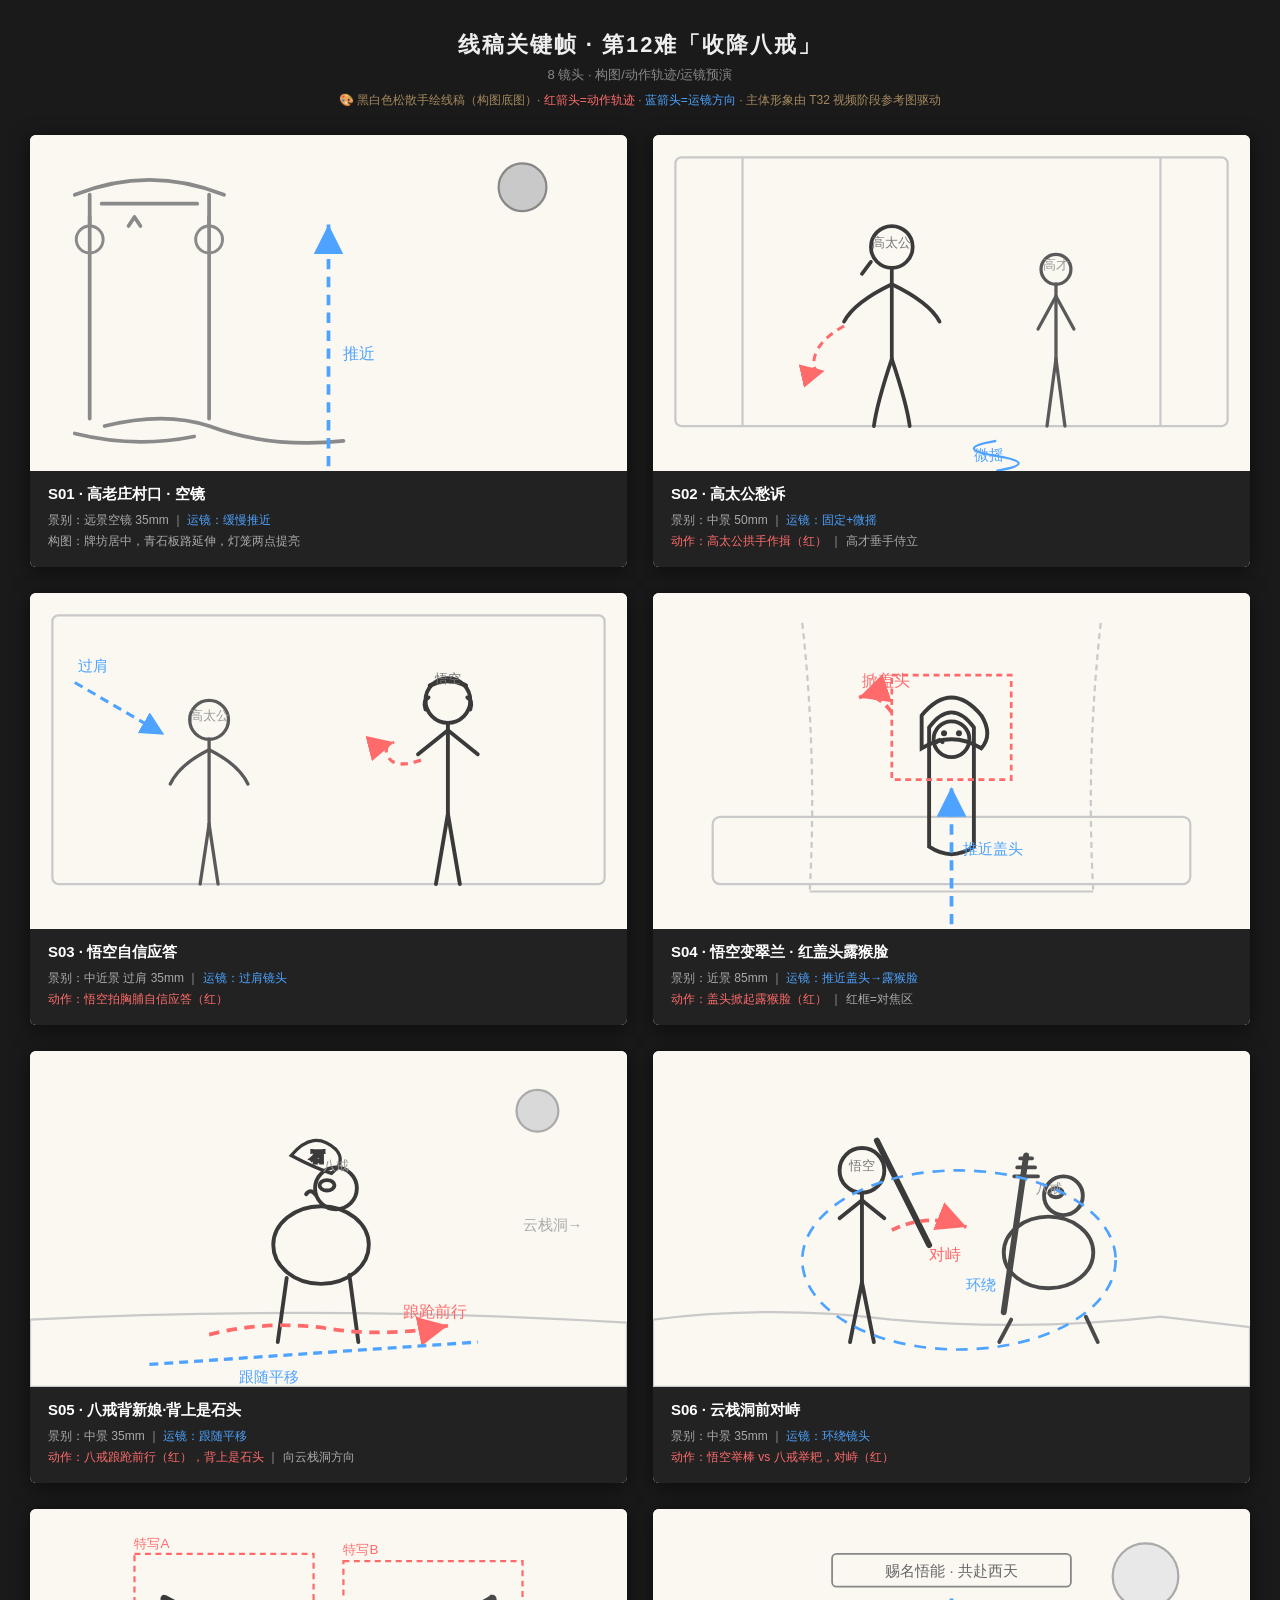
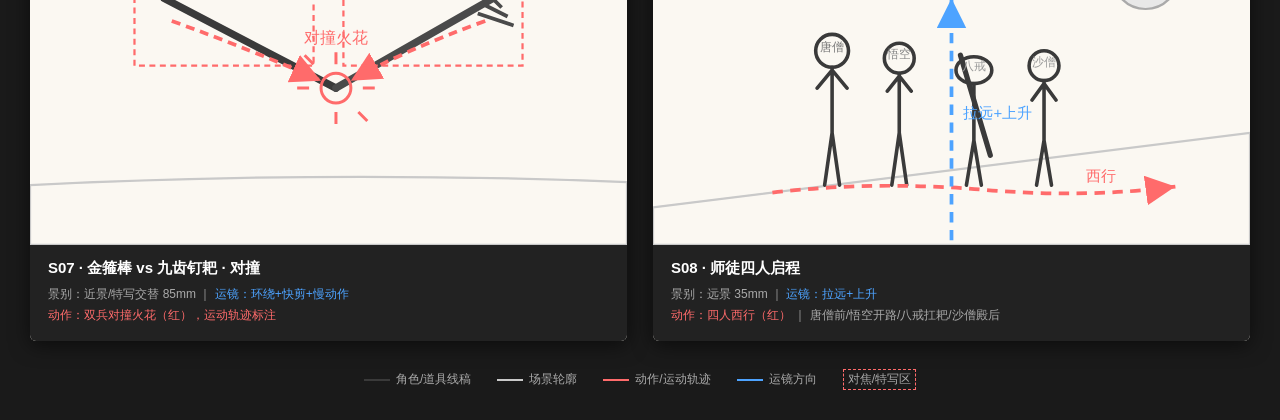
<file: assets/video/storyboard-12-black.html>
<!DOCTYPE html>
<html lang="zh-CN">
<head>
<meta charset="UTF-8">
<title>线稿关键帧 · 第12难收降八戒（8镜头）</title>
<style>
  * { margin:0; padding:0; box-sizing:border-box; }
  body { background:#1a1a1a; color:#ddd; font-family:"Microsoft YaHei",sans-serif; padding:30px; }
  h1 { text-align:center; color:#eee; font-size:22px; margin-bottom:6px; letter-spacing:2px; }
  .sub { text-align:center; color:#888; font-size:13px; margin-bottom:8px; }
  .note { text-align:center; color:#a58a5e; font-size:12px; margin-bottom:26px; }
  .board { display:grid; grid-template-columns:repeat(auto-fit,minmax(440px,1fr)); gap:26px; max-width:1700px; margin:0 auto; }
  .frame { background:#fbf8f2; border-radius:6px; overflow:hidden; box-shadow:0 4px 20px rgba(0,0,0,.55); }
  .frame svg { display:block; width:100%; height:auto; background:#fbf8f2; }
  .meta { background:#222; padding:14px 18px; }
  .meta .title { font-size:15px; font-weight:bold; color:#fff; margin-bottom:6px; }
  .meta .info { font-size:12px; color:#aaa; line-height:1.8; }
  .meta .info b { color:#e8b84b; }
  .meta .info .act { color:#ff6b6b; }
  .meta .info .cam { color:#4da3ff; }
  .legend { display:flex; justify-content:center; gap:26px; color:#aaa; font-size:12px; margin-top:28px; flex-wrap:wrap; }
  .legend span { display:inline-flex; align-items:center; gap:6px; }
  .legend .sw { width:26px; height:2px; display:inline-block; }
</style>
</head>
<body>
<h1>线稿关键帧 · 第12难「收降八戒」</h1>
<div class="sub">8 镜头 · 构图/动作轨迹/运镜预演</div>
<div class="note">🎨 黑白色松散手绘线稿（构图底图）· <span style="color:#ff6b6b">红箭头=动作轨迹</span> · <span style="color:#4da3ff">蓝箭头=运镜方向</span> · 主体形象由 T32 视频阶段参考图驱动</div>

<div class="board">

<!-- ============ S01 空镜 ============ -->
<div class="frame">
  <svg viewBox="0 0 400 225">
    <!-- 高老庄村口：木牌坊+灯笼+青石板路 -->
    <g stroke="#8a8a8a" stroke-width="2.5" fill="none" stroke-linecap="round">
      <path d="M40,40 L40,190"/>                    <!-- 左柱 -->
      <path d="M120,40 L120,190"/>                   <!-- 右柱 -->
      <path d="M30,40 Q80,20 130,40"/>               <!-- 牌坊顶 -->
      <path d="M48,46 L112,46"/>                     <!-- 匾额 -->
      <path d="M70,55 l-4,6 M70,55 l4,6"/>           <!-- 匾字 -->
      <!-- 灯笼 -->
      <circle cx="40" cy="70" r="9" stroke-width="2"/>
      <path d="M40,61 l0,-6"/>
      <circle cx="120" cy="70" r="9" stroke-width="2"/>
      <path d="M120,61 l0,-6"/>
      <!-- 青石板路 -->
      <path d="M50,195 Q90,185 120,195 Q160,210 210,205"/>
      <path d="M30,200 Q70,210 110,202"/>
    </g>
    <!-- 月亮 -->
    <circle cx="330" cy="35" r="16" fill="#c9c9c9" stroke="#888" stroke-width="1.5"/>
    <!-- 推近运镜（蓝） -->
    <path d="M200,222 L200,60" stroke="#4da3ff" stroke-width="2.5" fill="none" stroke-dasharray="7,5" marker-end="url(#blueArrow)"/>
    <text x="210" y="150" font-size="11" fill="#4da3ff">推近</text>
  </svg>
  <div class="meta">
    <div class="title">S01 · 高老庄村口 · 空镜</div>
    <div class="info">景别：远景空镜 35mm ｜ <span class="cam">运镜：缓慢推近</span><br/>构图：牌坊居中，青石板路延伸，灯笼两点提亮</div>
  </div>
</div>

<!-- ============ S02 高太公愁诉 ============ -->
<div class="frame">
  <svg viewBox="0 0 400 225">
    <!-- 堂内背景 -->
    <g stroke="#c9c9c9" stroke-width="1.5" fill="none">
      <rect x="15" y="15" width="370" height="180" rx="4"/>
      <path d="M60,15 L60,195"/>
      <path d="M340,15 L340,195"/>
    </g>
    <!-- 高太公（左，拱手） -->
    <g stroke="#3a3a3a" stroke-width="2.5" fill="none" stroke-linecap="round">
      <circle cx="160" cy="75" r="14"/>              <!-- 头 -->
      <path d="M146,85 l-6,8"/>                       <!-- 帽翅 -->
      <path d="M160,89 L160,150"/>                    <!-- 身 -->
      <path d="M160,100 Q135,112 128,125"/>          <!-- 拱手左臂 -->
      <path d="M160,100 Q185,112 192,125"/>          <!-- 拱手右臂 -->
      <path d="M160,150 Q150,180 148,195"/>          <!-- 腿 -->
      <path d="M160,150 Q170,180 172,195"/>
    </g>
    <!-- 动作：拱手作揖（红） -->
    <path d="M128,128 Q110,138 108,150 Q106,160 115,158" stroke="#ff6b6b" stroke-width="2" fill="none" stroke-dasharray="5,4" marker-end="url(#redArrow)"/>
    <!-- 高才（右，侍立） -->
    <g stroke="#5a5a5a" stroke-width="2.2" fill="none" stroke-linecap="round">
      <circle cx="270" cy="90" r="10"/>
      <path d="M270,100 L270,150"/>
      <path d="M270,108 L258,130"/>
      <path d="M270,108 L282,130"/>
      <path d="M270,150 L264,195"/>
      <path d="M270,150 L276,195"/>
    </g>
    <text x="160" y="75" font-size="9" fill="#777" text-anchor="middle">高太公</text>
    <text x="270" y="90" font-size="9" fill="#999" text-anchor="middle">高才</text>
    <!-- 微摇（蓝） -->
    <path d="M230,205 Q200,210 230,215 Q260,220 230,225" stroke="#4da3ff" stroke-width="1.5" fill="none"/>
    <text x="215" y="218" font-size="10" fill="#4da3ff">微摇</text>
  </svg>
  <div class="meta">
    <div class="title">S02 · 高太公愁诉</div>
    <div class="info">景别：中景 50mm ｜ <span class="cam">运镜：固定+微摇</span><br/><span class="act">动作：高太公拱手作揖（红）</span> ｜ 高才垂手侍立</div>
  </div>
</div>

<!-- ============ S03 悟空应答 ============ -->
<div class="frame">
  <svg viewBox="0 0 400 225">
    <g stroke="#c9c9c9" stroke-width="1.5" fill="none">
      <rect x="15" y="15" width="370" height="180" rx="4"/>
    </g>
    <!-- 悟空（右，叉腰） -->
    <g stroke="#3a3a3a" stroke-width="2.6" fill="none" stroke-linecap="round">
      <circle cx="280" cy="72" r="15"/>
      <path d="M265,78 q-2,-6 2,-8"/>                <!-- 耳朵 -->
      <path d="M295,78 q2,-6 -2,-8"/>
      <path d="M280,87 L280,148"/>                   <!-- 身 -->
      <path d="M280,92 L260,108"/>                   <!-- 叉腰左臂 -->
      <path d="M280,92 L300,108"/>
      <path d="M280,148 L272,195"/>                  <!-- 腿 -->
      <path d="M280,148 L288,195"/>
      <!-- 金箍 -->
      <path d="M268,62 Q280,56 292,62" stroke-width="3"/>
    </g>
    <!-- 高太公（左，恳求） -->
    <g stroke="#5a5a5a" stroke-width="2.2" fill="none" stroke-linecap="round">
      <circle cx="120" cy="85" r="13"/>
      <path d="M120,98 L120,155"/>
      <path d="M120,105 Q100,115 94,128"/>
      <path d="M120,105 Q140,115 146,128"/>
      <path d="M120,155 L114,195"/>
      <path d="M120,155 L126,195"/>
    </g>
    <!-- 动作：悟空拍胸脯（红） -->
    <path d="M262,112 Q245,118 240,110 Q236,102 244,100" stroke="#ff6b6b" stroke-width="2.2" fill="none" stroke-dasharray="5,4" marker-end="url(#redArrow)"/>
    <text x="280" y="60" font-size="9" fill="#777" text-anchor="middle">悟空</text>
    <text x="120" y="85" font-size="9" fill="#999" text-anchor="middle">高太公</text>
    <!-- 过肩镜头示意 -->
    <path d="M30,60 L90,95" stroke="#4da3ff" stroke-width="2" fill="none" stroke-dasharray="6,4" marker-end="url(#blueArrow)"/>
    <text x="32" y="52" font-size="10" fill="#4da3ff">过肩</text>
  </svg>
  <div class="meta">
    <div class="title">S03 · 悟空自信应答</div>
    <div class="info">景别：中近景 过肩 35mm ｜ <span class="cam">运镜：过肩镜头</span><br/><span class="act">动作：悟空拍胸脯自信应答（红）</span></div>
  </div>
</div>

<!-- ============ S04 红盖头露猴脸 ============ -->
<div class="frame">
  <svg viewBox="0 0 400 225">
    <!-- 闺房背景 -->
    <g stroke="#c9c9c9" stroke-width="1.5" fill="none">
      <path d="M100,20 Q110,110 105,200" stroke-dasharray="4,3"/>
      <path d="M300,20 Q290,110 295,200" stroke-dasharray="4,3"/>
      <line x1="105" y1="200" x2="295" y2="200"/>
      <rect x="40" y="150" width="320" height="45" rx="5"/>
    </g>
    <!-- 悟空变翠兰（坐床，盖头） -->
    <g stroke="#3a3a3a" stroke-width="2.6" fill="none" stroke-linecap="round">
      <path d="M185,90 Q200,70 215,90 L215,170 Q200,180 185,170 Z"/>  <!-- 身 -->
      <!-- 盖头 -->
      <path d="M180,82 Q200,58 220,82 Q228,95 220,104 Q200,92 180,104 Z"/>
      <!-- 盖头下的猴脸（半露） -->
      <circle cx="200" cy="98" r="12"/>
      <path d="M190,100 q2,-3 4,0"/>                   <!-- 猴嘴 -->
      <circle cx="195" cy="94" r="2" fill="#3a3a3a" stroke="none"/>
      <circle cx="205" cy="94" r="2" fill="#3a3a3a" stroke="none"/>
    </g>
    <!-- 动作：掀盖头露猴脸（红） -->
    <path d="M160,80 Q150,66 138,70" stroke="#ff6b6b" stroke-width="2.5" fill="none" stroke-dasharray="6,4" marker-end="url(#redArrow)"/>
    <text x="140" y="62" font-size="11" fill="#ff6b6b">掀盖头</text>
    <!-- 近景对焦框（虚线框） -->
    <rect x="160" y="55" width="80" height="70" fill="none" stroke="#ff6b6b" stroke-width="1.8" stroke-dasharray="4,3"/>
    <!-- 推近运镜（蓝） -->
    <path d="M200,222 L200,130" stroke="#4da3ff" stroke-width="2.5" fill="none" stroke-dasharray="7,5" marker-end="url(#blueArrow)"/>
    <text x="208" y="175" font-size="10" fill="#4da3ff">推近盖头</text>
  </svg>
  <div class="meta">
    <div class="title">S04 · 悟空变翠兰 · 红盖头露猴脸</div>
    <div class="info">景别：近景 85mm ｜ <span class="cam">运镜：推近盖头→露猴脸</span><br/><span class="act">动作：盖头掀起露猴脸（红）</span> ｜ 红框=对焦区</div>
  </div>
</div>

<!-- ============ S05 八戒背石头 ============ -->
<div class="frame">
  <svg viewBox="0 0 400 225">
    <!-- 地面+月 -->
    <path d="M0,180 Q200,170 400,182 L400,225 L0,225 Z" stroke="#c9c9c9" stroke-width="1.5" fill="none"/>
    <circle cx="340" cy="40" r="14" fill="#d9d9d9" stroke="#aaa" stroke-width="1.5"/>
    <!-- 八戒背石头（中） -->
    <g stroke="#3a3a3a" stroke-width="2.6" fill="none" stroke-linecap="round">
      <ellipse cx="195" cy="130" rx="32" ry="26"/>    <!-- 身 -->
      <circle cx="205" cy="92" r="14"/>               <!-- 头 -->
      <ellipse cx="199" cy="90" rx="5" ry="3.5"/>    <!-- 猪鼻 -->
      <path d="M185,96 q3,-4 6,0"/>                   <!-- 嘴 -->
      <!-- 背上石头 -->
      <path d="M175,70 Q190,52 205,66 Q212,74 202,82 Q190,78 175,70 Z" stroke-width="2.2"/>
      <text x="188" y="74" font-size="9" fill="#777">石</text>
      <!-- 腿 -->
      <path d="M172,152 L166,195"/>
      <path d="M214,150 L220,195"/>
    </g>
    <!-- 动作：蹒跚前行（红） -->
    <path d="M120,190 Q160,180 200,186 Q240,192 280,184" stroke="#ff6b6b" stroke-width="2.5" fill="none" stroke-dasharray="7,5" marker-end="url(#redArrow)"/>
    <text x="250" y="178" font-size="11" fill="#ff6b6b">踉跄前行</text>
    <text x="205" y="80" font-size="9" fill="#999" text-anchor="middle">八戒</text>
    <!-- 跟随平移（蓝） -->
    <path d="M80,210 L300,195" stroke="#4da3ff" stroke-width="2.2" fill="none" stroke-dasharray="6,4"/>
    <text x="140" y="222" font-size="10" fill="#4da3ff">跟随平移</text>
    <!-- 云栈洞方向 -->
    <text x="330" y="120" font-size="10" fill="#aaa">云栈洞→</text>
  </svg>
  <div class="meta">
    <div class="title">S05 · 八戒背新娘·背上是石头</div>
    <div class="info">景别：中景 35mm ｜ <span class="cam">运镜：跟随平移</span><br/><span class="act">动作：八戒踉跄前行（红），背上是石头</span> ｜ 向云栈洞方向</div>
  </div>
</div>

<!-- ============ S06 云栈洞对峙 ============ -->
<div class="frame">
  <svg viewBox="0 0 400 225">
    <!-- 旷地乱石 -->
    <path d="M0,180 Q80,170 160,180 Q250,188 340,178 L400,185 L400,225 L0,225 Z" stroke="#c9c9c9" stroke-width="1.5" fill="none"/>
    <!-- 悟空（左）持棒 -->
    <g stroke="#3a3a3a" stroke-width="2.6" fill="none" stroke-linecap="round">
      <circle cx="140" cy="80" r="15"/>
      <path d="M140,95 L140,155"/>
      <path d="M140,100 L125,112"/>
      <path d="M140,100 L155,112"/>
      <path d="M140,155 L132,195"/>
      <path d="M140,155 L148,195"/>
      <!-- 金箍棒（斜举） -->
      <path d="M150,60 L185,130" stroke-width="4"/>
    </g>
    <!-- 八戒（右）举耙 -->
    <g stroke="#4a4a4a" stroke-width="2.6" fill="none" stroke-linecap="round">
      <ellipse cx="265" cy="135" rx="30" ry="24"/>
      <circle cx="275" cy="97" r="13"/>
      <ellipse cx="270" cy="95" rx="4.5" ry="3"/>
      <!-- 九齿钉耙（竖举） -->
      <path d="M250,70 L235,175" stroke-width="4"/>
      <path d="M246,72 L254,72 M244,78 L256,78 M242,84 L258,84" stroke-width="2.5"/>
      <path d="M240,180 L232,195"/>
      <path d="M290,178 L298,195"/>
    </g>
    <!-- 动作：举兵对峙（红） -->
    <path d="M160,120 Q185,108 210,118" stroke="#ff6b6b" stroke-width="2.5" fill="none" stroke-dasharray="6,4" marker-end="url(#redArrow)"/>
    <text x="185" y="140" font-size="11" fill="#ff6b6b">对峙</text>
    <text x="140" y="80" font-size="9" fill="#777" text-anchor="middle">悟空</text>
    <text x="265" y="95" font-size="9" fill="#999" text-anchor="middle">八戒</text>
    <!-- 环绕运镜（蓝） -->
    <ellipse cx="205" cy="140" rx="105" ry="60" fill="none" stroke="#4da3ff" stroke-width="1.8" stroke-dasharray="8,6"/>
    <text x="210" y="160" font-size="10" fill="#4da3ff">环绕</text>
  </svg>
  <div class="meta">
    <div class="title">S06 · 云栈洞前对峙</div>
    <div class="info">景别：中景 35mm ｜ <span class="cam">运镜：环绕镜头</span><br/><span class="act">动作：悟空举棒 vs 八戒举耙，对峙（红）</span></div>
  </div>
</div>

<!-- ============ S07 双兵对撞 ============ -->
<div class="frame">
  <svg viewBox="0 0 400 225">
    <!-- 旷地 -->
    <path d="M0,185 Q200,175 400,183 L400,225 L0,225 Z" stroke="#c9c9c9" stroke-width="1.5" fill="none"/>
    <!-- 金箍棒（左） -->
    <path d="M90,60 L205,120" stroke="#3a3a3a" stroke-width="5" stroke-linecap="round"/>
    <!-- 九齿钉耙（右） -->
    <path d="M310,60 L205,120" stroke="#4a4a4a" stroke-width="5" stroke-linecap="round"/>
    <path d="M308,58 L316,66 M304,64 L320,72 M300,70 L324,78" stroke="#4a4a4a" stroke-width="2.5"/>
    <!-- 对撞火花 -->
    <g fill="none" stroke="#ff6b6b" stroke-width="2">
      <circle cx="205" cy="120" r="10"/>
      <path d="M205,104 L205,96 M205,136 L205,144 M187,120 L179,120 M223,120 L231,120 M190,104 L184,98 M220,136 L226,142"/>
    </g>
    <text x="205" y="90" font-size="11" fill="#ff6b6b" text-anchor="middle">对撞火花</text>
    <!-- 运动轨迹：双兵相撞（红） -->
    <path d="M95,75 Q150,95 195,115" stroke="#ff6b6b" stroke-width="2.5" fill="none" stroke-dasharray="6,4" marker-end="url(#redArrow)"/>
    <path d="M305,75 Q250,95 215,115" stroke="#ff6b6b" stroke-width="2.5" fill="none" stroke-dasharray="6,4" marker-end="url(#redArrow)"/>
    <!-- 特写切换框 -->
    <rect x="70" y="30" width="120" height="75" fill="none" stroke="#ff6b6b" stroke-width="1.5" stroke-dasharray="4,3"/>
    <rect x="210" y="35" width="120" height="70" fill="none" stroke="#ff6b6b" stroke-width="1.5" stroke-dasharray="4,3"/>
    <text x="70" y="26" font-size="9" fill="#ff6b6b">特写A</text>
    <text x="210" y="30" font-size="9" fill="#ff6b6b">特写B</text>
  </svg>
  <div class="meta">
    <div class="title">S07 · 金箍棒 vs 九齿钉耙 · 对撞</div>
    <div class="info">景别：近景/特写交替 85mm ｜ <span class="cam">运镜：环绕+快剪+慢动作</span><br/><span class="act">动作：双兵对撞火花（红），运动轨迹标注</span></div>
  </div>
</div>

<!-- ============ S08 四人启程 ============ -->
<div class="frame">
  <svg viewBox="0 0 400 225">
    <!-- 大路+朝阳 -->
    <path d="M0,200 L400,150 L400,225 L0,225 Z" stroke="#c9c9c9" stroke-width="1.5" fill="none"/>
    <circle cx="330" cy="45" r="22" fill="#e8e8e8" stroke="#aaa" stroke-width="1.5"/>
    <!-- 四人简笔（一字排开西行） -->
    <g stroke="#3a3a3a" stroke-width="2.4" fill="none" stroke-linecap="round">
      <!-- 唐僧（前） -->
      <circle cx="120" cy="95" r="11"/>
      <path d="M120,106 L120,150 M120,108 L110,120 M120,108 L130,120 M120,150 L115,185 M120,150 L125,185"/>
      <!-- 悟空（开路） -->
      <circle cx="165" cy="100" r="10"/>
      <path d="M165,110 L165,150 M165,112 L157,122 M165,112 L173,122 M165,150 L160,185 M165,150 L170,185"/>
      <!-- 八戒（扛耙） -->
      <ellipse cx="215" cy="108" rx="12" ry="9"/>
      <path d="M215,117 L215,155 M215,155 L210,185 M215,155 L220,185"/>
      <path d="M206,98 L226,165" stroke-width="3.5"/>   <!-- 扛钉耙 -->
      <!-- 沙僧（殿后） -->
      <circle cx="262" cy="105" r="10"/>
      <path d="M262,115 L262,155 M262,117 L254,128 M262,117 L270,128 M262,155 L257,185 M262,155 L267,185"/>
    </g>
    <text x="120" y="95" font-size="8" fill="#777" text-anchor="middle">唐僧</text>
    <text x="165" y="100" font-size="8" fill="#888" text-anchor="middle">悟空</text>
    <text x="215" y="108" font-size="8" fill="#999" text-anchor="middle">八戒</text>
    <text x="262" y="105" font-size="8" fill="#999" text-anchor="middle">沙僧</text>
    <!-- 行动轨迹（红）：西行 -->
    <path d="M80,190 Q150,182 220,188 Q290,194 350,186" stroke="#ff6b6b" stroke-width="2.5" fill="none" stroke-dasharray="7,5" marker-end="url(#redArrow)"/>
    <text x="290" y="182" font-size="10" fill="#ff6b6b">西行</text>
    <!-- 拉远+上升（蓝） -->
    <path d="M200,222 L200,60" stroke="#4da3ff" stroke-width="2.5" fill="none" stroke-dasharray="7,5" marker-end="url(#blueArrow)"/>
    <text x="208" y="140" font-size="10" fill="#4da3ff">拉远+上升</text>
    <!-- 字幕 -->
    <rect x="120" y="30" width="160" height="22" rx="3" fill="none" stroke="#888" stroke-width="1.2"/>
    <text x="200" y="45" font-size="10" fill="#666" text-anchor="middle">赐名悟能 · 共赴西天</text>
  </svg>
  <div class="meta">
    <div class="title">S08 · 师徒四人启程</div>
    <div class="info">景别：远景 35mm ｜ <span class="cam">运镜：拉远+上升</span><br/><span class="act">动作：四人西行（红）</span> ｜ 唐僧前/悟空开路/八戒扛耙/沙僧殿后</div>
  </div>
</div>

</div>

<!-- 箭头定义 -->
<svg width="0" height="0" style="position:absolute">
  <defs>
    <marker id="redArrow" markerWidth="10" markerHeight="10" refX="8" refY="4" orient="auto">
      <path d="M0,0 L8,4 L0,8 Z" fill="#ff6b6b"/>
    </marker>
    <marker id="blueArrow" markerWidth="10" markerHeight="10" refX="8" refY="4" orient="auto">
      <path d="M0,0 L8,4 L0,8 Z" fill="#4da3ff"/>
    </marker>
  </defs>
</svg>

<div class="legend">
  <span><span class="sw" style="background:#3a3a3a"></span> 角色/道具线稿</span>
  <span><span class="sw" style="background:#c9c9c9"></span> 场景轮廓</span>
  <span><span class="sw" style="background:#ff6b6b"></span> 动作/运动轨迹</span>
  <span><span class="sw" style="background:#4da3ff"></span> 运镜方向</span>
  <span><span style="border:1px dashed #ff6b6b;padding:1px 4px">对焦/特写区</span></span>
</div>
</body>
</html>
</file>
<file: css/style.css>
/* ============================================
   西游记取经路线地图 - 深色水墨主题
   ============================================ */

* {
    margin: 0;
    padding: 0;
    box-sizing: border-box;
}

:root {
    --bg: #120e0a;
    --bg-2: #1a120c;
    --panel: #231911;
    --border: #8c6a3c;
    --border-dim: #5a4426;
    --gold: #c9a15a;
    --gold-bright: #e8b84b;
    --text: #e2d1b0;
    --text-dim: #a58a5e;
    --ink: #3a2b1a;
    --spirit: #D9585E;
    --god: #E8A84B;
    --animal: #3FA56B;
    --devil: #7B4FD1;
    --other: #8A8A8A;
    --start: #FFD700;
}

html, body {
    height: 100%;
}

body {
    font-family: "Noto Serif SC", "SimSun", "宋体", serif;
    background: var(--bg);
    background-image: radial-gradient(ellipse at 50% 0%, rgba(140, 106, 60, 0.15) 0%, transparent 60%);
    color: var(--text);
    overflow-x: hidden;
}

.font-cursive {
    font-family: "Ma Shan Zheng", "楷体", cursive;
}

/* ============ 容器 ============ */
.container {
    max-width: 1700px;
    margin: 0 auto;
    padding: 16px;
    height: 100vh;
    display: flex;
    flex-direction: column;
}

/* ============ 头部 ============ */
.header {
    background: var(--panel);
    border: 2px solid var(--border);
    border-radius: 12px;
    padding: 18px 24px;
    box-shadow: inset 0 0 20px rgba(0,0,0,0.6), 0 0 15px rgba(140,106,60,0.25);
    position: relative;
    margin-bottom: 12px;
    flex-shrink: 0;
}

.header-inner {
    display: flex;
    align-items: baseline;
    justify-content: space-between;
    gap: 20px;
    flex-wrap: wrap;
}

.header h1 {
    font-family: "Ma Shan Zheng", "楷体", cursive;
    font-size: 2em;
    color: var(--gold-bright);
    letter-spacing: 3px;
    text-shadow: 0 0 20px rgba(232, 184, 75, 0.25);
    font-weight: 400;
}

.header-icon {
    margin-right: 4px;
}

.subtitle {
    font-size: 0.9em;
    color: var(--text-dim);
    font-style: italic;
}

.header-tools {
    display: flex;
    align-items: center;
    justify-content: space-between;
    gap: 20px;
    margin-top: 16px;
    flex-wrap: wrap;
}

/* ============ 图例 ============ */
.legend {
    display: flex;
}

.legend-items {
    display: flex;
    gap: 14px;
    flex-wrap: wrap;
    background: rgba(0,0,0,0.35);
    padding: 6px 14px;
    border-radius: 999px;
    border: 1px solid rgba(140,106,60,0.4);
}

.legend-item {
    display: flex;
    align-items: center;
    gap: 5px;
    font-size: 0.78em;
    color: var(--text);
}

.legend-dot {
    width: 11px;
    height: 11px;
    border-radius: 50%;
    display: inline-block;
    box-shadow: 0 0 6px rgba(0,0,0,0.4);
}

.dot-spirit { background: var(--spirit); }
.dot-god { background: var(--god); }
.dot-animal { background: var(--animal); }
.dot-devil { background: var(--devil); }
.dot-other { background: var(--other); }
.dot-start { background: var(--start); }

/* ============ 搜索 ============ */
.search-container {
    display: flex;
    gap: 8px;
}

.search-input {
    padding: 8px 16px;
    background: rgba(0,0,0,0.5);
    border: 1px solid var(--border-dim);
    border-radius: 999px;
    color: var(--text);
    font-size: 0.85em;
    font-family: inherit;
    width: 240px;
    transition: border-color 0.3s, box-shadow 0.3s;
}

.search-input::placeholder {
    color: var(--text-dim);
}

.search-input:focus {
    outline: none;
    border-color: var(--gold);
    box-shadow: 0 0 12px rgba(232, 184, 75, 0.25);
}

.search-button, .clear-search {
    border: 1px solid var(--border-dim);
    background: rgba(140,106,60,0.2);
    color: var(--gold);
    border-radius: 999px;
    padding: 8px 16px;
    font-size: 0.85em;
    font-family: inherit;
    cursor: pointer;
    transition: all 0.3s;
}

.search-button:hover {
    background: rgba(140,106,60,0.4);
    transform: scale(1.03);
}

.clear-search {
    width: 36px;
    padding: 8px 0;
    color: var(--text-dim);
}

.clear-search:hover {
    color: var(--spirit);
    border-color: var(--spirit);
}

/* ============ 主内容 ============ */
.main-content {
    flex: 1;
    position: relative;
    min-height: 0;
}

.map-container {
    background: var(--bg-2);
    border: 2px solid var(--border-dim);
    border-radius: 12px;
    box-shadow: inset 0 0 40px rgba(0,0,0,0.8), 0 4px 25px rgba(0,0,0,0.5);
    height: 100%;
    overflow: hidden;
    position: relative;
    display: flex;
    align-items: center;
    justify-content: center;
}

#journey-map {
    width: 100%;
    height: 100%;
    cursor: grab;
    display: block;
}

#journey-map:active {
    cursor: grabbing;
}

/* ============ SVG 内部装饰 ============ */
.title-decoration {
    font-family: "Ma Shan Zheng", "楷体", serif;
    font-size: 2.4em;
    fill: var(--gold);
    letter-spacing: 8px;
    font-weight: 400;
}

.subtitle-decoration {
    font-size: 0.9em;
    fill: var(--text-dim);
    font-style: italic;
    letter-spacing: 3px;
}

/* ============ 路径（贝塞尔） ============ */
.path {
    fill: none;
    transition: all 0.35s ease;
}

.path-main {
    stroke: url(#pathGradient);
    stroke-width: 4;
    opacity: 0.85;
    stroke-linecap: round;
    stroke-linejoin: round;
}

.path-glow {
    stroke: var(--gold);
    stroke-width: 12;
    opacity: 0.12;
    stroke-linecap: round;
    stroke-linejoin: round;
}

.path-pulse {
    stroke: var(--gold-bright);
    stroke-width: 2;
    opacity: 0.55;
    stroke-dasharray: 10, 18;
    animation: dashFlow 8s linear infinite;
    stroke-linecap: round;
}

@keyframes dashFlow {
    to { stroke-dashoffset: -280; }
}

/* ============ 节点 ============ */
.location-node {
    cursor: pointer;
}

.location-node circle {
    transition: r 0.2s ease;
}

.location-node:hover .node-circle {
    stroke: #fff;
    stroke-width: 2.5;
}

.node-circle {
    stroke: #271c12;
    stroke-width: 2;
    filter: drop-shadow(0 2px 5px rgba(0, 0, 0, 0.6));
}

.node-ring {
    fill: none;
    stroke-width: 2;
}

.node-highlight {
    fill: white;
    opacity: 0.35;
}

.location-node text {
    font-family: "Noto Serif SC", serif;
    pointer-events: none;
}

.node-id {
    font-size: 11px;
    font-weight: 700;
    fill: var(--gold);
}

.node-name {
    font-size: 13px;
    font-weight: 700;
    fill: var(--text);
    text-shadow: 0 1px 3px rgba(0,0,0,0.8);
}

.node-name:hover {
    fill: var(--gold-bright);
}

/* 难数标签（八十一难对应标注） */
.node-diff {
    font-size: 10px;
    font-weight: 700;
    fill: var(--gold);
    opacity: 0.85;
    pointer-events: none;
    paint-order: stroke;
    stroke: rgba(18,14,10,0.8);
    stroke-width: 2px;
    stroke-linejoin: round;
}

/* 悬停节点发光 */
.location-node:hover .node-ring {
    opacity: 1;
    stroke-width: 3;
}

/* 选中节点高亮（脉动由 JS 驱动，避免 SVG transform 无限动画不可控） */
.location-node.active .node-circle {
    stroke: var(--gold-bright);
    stroke-width: 3;
}

/* 搜索高亮 */
.location-node.highlighted .node-circle {
    stroke: var(--gold-bright);
    stroke-width: 3.5;
    filter: drop-shadow(0 0 12px rgba(232, 184, 75, 0.9));
}

.location-node.highlighted .node-ring {
    opacity: 1;
    stroke: var(--gold-bright);
    stroke-width: 3;
}

.location-node.dimmed {
    opacity: 0.22;
}

.location-node.dimmed.highlighted {
    opacity: 1;
}

/* ============ 缩放控件 ============ */
.zoom-controls rect {
    stroke: none;
    filter: drop-shadow(0 2px 4px rgba(0, 0, 0, 0.5));
    transition: all 0.25s;
}

.zoom-controls rect:hover {
    filter: brightness(1.3) drop-shadow(0 3px 6px rgba(0, 0, 0, 0.5));
}

.zoom-controls text {
    font-family: "Noto Serif SC", serif;
    pointer-events: none;
}

/* ============ 详情弹窗（居中） ============ */
.modal {
    position: fixed;
    top: 0;
    left: 0;
    width: 100%;
    height: 100%;
    background: rgba(10, 7, 4, 0.75);
    backdrop-filter: blur(4px);
    display: flex;
    align-items: center;
    justify-content: center;
    z-index: 1500;
    opacity: 0;
    visibility: hidden;
    transition: opacity 0.3s ease, visibility 0.3s;
}

.modal.open {
    opacity: 1;
    visibility: visible;
}

.modal-content {
    background: var(--panel);
    background-image: linear-gradient(180deg, rgba(0,0,0,0.35) 0%, transparent 18%);
    border: 2px solid var(--border);
    border-radius: 14px;
    box-shadow: 0 20px 60px rgba(0, 0, 0, 0.7), 0 0 30px rgba(140,106,60,0.2);
    width: 520px;
    max-width: 92vw;
    max-height: 85vh;
    overflow-y: auto;
    padding: 26px 30px;
    position: relative;
    transform: translateY(16px) scale(0.97);
    transition: transform 0.3s cubic-bezier(0.4, 0, 0.2, 1);
}

.modal.open .modal-content {
    transform: translateY(0) scale(1);
}

.modal-close {
    position: absolute;
    top: 16px;
    right: 18px;
    background: none;
    border: none;
    color: var(--text-dim);
    font-size: 1.3em;
    cursor: pointer;
    transition: color 0.3s, transform 0.3s;
    line-height: 1;
}

.modal-close:hover {
    color: var(--gold-bright);
    transform: scale(1.2);
}

.modal-header {
    border-bottom: 1px solid rgba(140,106,60,0.4);
    padding-bottom: 16px;
    margin-bottom: 20px;
}

.modal-chapter {
    display: inline-block;
    font-size: 0.75em;
    color: var(--gold);
    font-weight: 700;
    letter-spacing: 2px;
    background: rgba(140,106,60,0.15);
    padding: 3px 12px;
    border-radius: 999px;
    border: 1px solid rgba(140,106,60,0.3);
    margin-bottom: 10px;
}

.modal-title {
    font-family: "Ma Shan Zheng", "楷体", cursive;
    font-size: 1.9em;
    color: var(--gold-bright);
    font-weight: 400;
    letter-spacing: 2px;
}

.modal-body {
    padding-right: 4px;
}

.modal-footer {
    margin-top: 22px;
    padding-top: 14px;
    border-top: 1px solid rgba(140,106,60,0.3);
    text-align: center;
}

.panel-section {
    margin-bottom: 18px;
}

.panel-label {
    display: block;
    font-size: 0.8em;
    color: var(--gold);
    font-weight: 700;
    letter-spacing: 1px;
    margin-bottom: 6px;
}

.panel-text {
    font-size: 0.88em;
    color: var(--text);
    line-height: 1.7;
    background: rgba(0,0,0,0.3);
    padding: 10px 14px;
    border-radius: 8px;
    border: 1px solid rgba(26,18,12,0.8);
}

.panel-summary {
    font-size: 0.85em;
    color: var(--text-dim);
    line-height: 1.9;
    background: rgba(0,0,0,0.35);
    padding: 12px 14px;
    border-radius: 8px;
    border-left: 3px solid var(--border);
}

.panel-list {
    list-style: none;
    background: rgba(0,0,0,0.3);
    padding: 10px 14px;
    border-radius: 8px;
}

.panel-list li {
    font-size: 0.88em;
    color: var(--text);
    line-height: 1.8;
    padding-left: 20px;
    position: relative;
}

.panel-list li::before {
    content: "👹";
    position: absolute;
    left: 0;
    font-size: 0.9em;
}

.panel-list li .demon-type {
    color: var(--text-dim);
    font-size: 0.85em;
}

.panel-motto {
    font-family: "Ma Shan Zheng", "楷体", cursive;
    font-size: 0.9em;
    color: var(--text-dim);
}

/* ============ 提示框 ============ */
.tooltip {
    position: absolute;
    pointer-events: none;
    background: rgba(23, 15, 9, 0.95);
    border: 1px solid rgba(201, 161, 90, 0.5);
    border-radius: 8px;
    padding: 10px 14px;
    color: var(--text);
    font-size: 0.85em;
    box-shadow: 0 6px 20px rgba(0, 0, 0, 0.6);
    z-index: 2000;
    max-width: 280px;
    line-height: 1.6;
    backdrop-filter: blur(4px);
}

.tooltip strong {
    color: var(--gold-bright);
    font-family: "Ma Shan Zheng", "楷体", cursive;
    font-weight: 400;
    font-size: 1.1em;
    letter-spacing: 1px;
}

/* ============ 八十一难时间轴 ============ */
/* 触发器按钮 */
.difficulty-toggle {
    display: inline-flex;
    align-items: center;
    gap: 6px;
    padding: 9px 18px;
    background: linear-gradient(180deg, rgba(140,106,60,0.28) 0%, rgba(90,68,38,0.28) 100%);
    border: 1px solid var(--border);
    border-radius: 999px;
    color: var(--gold-bright);
    font-size: 0.85em;
    font-family: "Noto Serif SC", "SimSun", serif;
    cursor: pointer;
    transition: all 0.3s;
    box-shadow: 0 2px 10px rgba(0,0,0,0.4);
    white-space: nowrap;
    flex-shrink: 0;
}

.difficulty-toggle:hover {
    background: linear-gradient(180deg, rgba(140,106,60,0.45) 0%, rgba(90,68,38,0.45) 100%);
    transform: translateY(-1px);
    box-shadow: 0 4px 16px rgba(232,184,75,0.25);
}

.difficulty-toggle-text {
    font-family: "Ma Shan Zheng", "楷体", cursive;
    font-size: 1.1em;
    letter-spacing: 2px;
}

/* 右侧滑出面板 */
.difficulty-panel {
    position: fixed;
    top: 0;
    right: 0;
    width: 380px;
    max-width: 90vw;
    height: 100%;
    background: var(--panel);
    background-image: linear-gradient(180deg, rgba(0,0,0,0.35) 0%, transparent 20%);
    border-left: 2px solid var(--border);
    box-shadow: -15px 0 40px rgba(0, 0, 0, 0.65);
    z-index: 1400;
    transform: translateX(105%);
    transition: transform 0.35s cubic-bezier(0.4, 0, 0.2, 1);
    display: flex;
    flex-direction: column;
}

.difficulty-panel.open {
    transform: translateX(0);
}

.difficulty-panel-header {
    padding: 20px 22px 14px;
    border-bottom: 1px solid rgba(140,106,60,0.4);
    position: relative;
    flex-shrink: 0;
}

.difficulty-panel-title {
    font-family: "Ma Shan Zheng", "楷体", cursive;
    font-size: 1.5em;
    font-weight: 400;
    color: var(--gold-bright);
    letter-spacing: 3px;
}

.difficulty-panel-sub {
    display: block;
    font-size: 0.78em;
    color: var(--text-dim);
    font-style: italic;
    margin-top: 4px;
    letter-spacing: 2px;
}

.difficulty-panel-close {
    position: absolute;
    top: 18px;
    right: 20px;
    background: none;
    border: none;
    color: var(--text-dim);
    font-size: 1.2em;
    cursor: pointer;
    transition: color 0.3s, transform 0.3s;
    line-height: 1;
}

.difficulty-panel-close:hover {
    color: var(--gold-bright);
    transform: scale(1.2);
}

/* 进度条 */
.difficulty-progress {
    padding: 14px 22px 6px;
    flex-shrink: 0;
}

.difficulty-progress-label {
    display: block;
    font-size: 0.8em;
    color: var(--gold);
    margin-bottom: 8px;
    letter-spacing: 1px;
}

.difficulty-progress-track {
    height: 6px;
    background: rgba(0,0,0,0.5);
    border: 1px solid rgba(140,106,60,0.3);
    border-radius: 3px;
    overflow: hidden;
}

.difficulty-progress-fill {
    width: 0%;
    height: 100%;
    background: linear-gradient(90deg, var(--gold) 0%, var(--gold-bright) 100%);
    border-radius: 3px;
    transition: width 0.5s ease;
    box-shadow: 0 0 8px rgba(232,184,75,0.5);
}

/* 条目列表 */
.difficulty-list {
    flex: 1;
    overflow-y: auto;
    padding: 10px 14px 24px;
}

.difficulty-entry {
    display: flex;
    gap: 10px;
    padding: 9px 12px;
    border-radius: 8px;
    border: 1px solid transparent;
    cursor: pointer;
    transition: all 0.25s;
    margin-bottom: 2px;
}

.difficulty-entry:hover {
    background: rgba(140,106,60,0.12);
    border-color: rgba(140,106,60,0.35);
}

.difficulty-entry.active {
    background: rgba(140,106,60,0.2);
    border-color: var(--gold);
    box-shadow: inset 0 0 12px rgba(232,184,75,0.12);
}

.difficulty-entry-dot {
    width: 8px;
    height: 8px;
    border-radius: 50%;
    background: var(--border-dim);
    margin-top: 6px;
    flex-shrink: 0;
    box-shadow: 0 0 5px rgba(0,0,0,0.5);
}

.difficulty-entry.active .difficulty-entry-dot {
    box-shadow: 0 0 8px rgba(232,184,75,0.8);
}

.difficulty-entry-label {
    display: flex;
    flex-direction: column;
    line-height: 1.5;
}

.difficulty-entry-no {
    font-size: 0.72em;
    color: var(--gold);
    font-weight: 700;
    letter-spacing: 1px;
}

.difficulty-entry.active .difficulty-entry-no {
    color: var(--gold-bright);
}

.difficulty-entry-name {
    font-size: 0.92em;
    color: var(--text);
    font-weight: 700;
}

.difficulty-entry.active .difficulty-entry-name {
    color: var(--gold-bright);
}

.difficulty-entry-desc {
    font-size: 0.78em;
    color: var(--text-dim);
    line-height: 1.6;
}

.difficulty-entry-loc {
    font-size: 0.72em;
    color: var(--animal);
    margin-top: 2px;
}

/* 地图节点联动高亮 */
.difficulty-entry.loc-linked {
    background: rgba(63,165,107,0.12);
    border-color: rgba(63,165,107,0.4);
}

/* 遮罩 */
.difficulty-overlay {
    position: fixed;
    top: 0;
    left: 0;
    width: 100%;
    height: 100%;
    background: rgba(10,7,4,0.5);
    backdrop-filter: blur(2px);
    z-index: 1390;
    opacity: 0;
    visibility: hidden;
    transition: opacity 0.3s ease, visibility 0.3s;
}

.difficulty-overlay.show {
    opacity: 1;
    visibility: visible;
}

/* toast 提示 */
.difficulty-toast {
    position: fixed;
    bottom: 28px;
    left: 50%;
    transform: translateX(-50%) translateY(16px);
    background: rgba(23,15,9,0.95);
    border: 1px solid rgba(140,106,60,0.5);
    border-radius: 999px;
    padding: 10px 22px;
    color: var(--text);
    font-size: 0.85em;
    z-index: 1600;
    opacity: 0;
    visibility: hidden;
    transition: opacity 0.3s ease, transform 0.3s ease, visibility 0.3s;
    box-shadow: 0 6px 20px rgba(0,0,0,0.6);
    pointer-events: none;
}

.difficulty-toast.show {
    opacity: 1;
    visibility: visible;
    transform: translateX(-50%) translateY(0);
}

/* ============ 妖魔族谱关系图 ============ */
/* 触发器按钮 */
.relation-toggle {
    display: inline-flex;
    align-items: center;
    gap: 6px;
    padding: 9px 18px;
    background: linear-gradient(180deg, rgba(140,106,60,0.28) 0%, rgba(90,68,38,0.28) 100%);
    border: 1px solid var(--border);
    border-radius: 999px;
    color: var(--gold-bright);
    font-size: 0.85em;
    font-family: "Noto Serif SC", "SimSun", serif;
    cursor: pointer;
    transition: all 0.3s;
    box-shadow: 0 2px 10px rgba(0,0,0,0.4);
    white-space: nowrap;
    flex-shrink: 0;
}

.relation-toggle:hover {
    background: linear-gradient(180deg, rgba(140,106,60,0.45) 0%, rgba(90,68,38,0.45) 100%);
    transform: translateY(-1px);
    box-shadow: 0 4px 16px rgba(232,184,75,0.25);
}

.relation-toggle-text {
    font-family: "Ma Shan Zheng", "楷体", cursive;
    font-size: 1.1em;
    letter-spacing: 2px;
}

/* 居中弹窗 */
.relation-modal {
    position: fixed;
    top: 0;
    left: 0;
    width: 100%;
    height: 100%;
    background: rgba(10, 7, 4, 0.78);
    backdrop-filter: blur(4px);
    display: flex;
    align-items: center;
    justify-content: center;
    z-index: 1500;
    opacity: 0;
    visibility: hidden;
    transition: opacity 0.3s ease, visibility 0.3s;
}

.relation-modal.open {
    opacity: 1;
    visibility: visible;
}

.relation-content {
    background: var(--panel);
    background-image: linear-gradient(180deg, rgba(0,0,0,0.35) 0%, transparent 18%);
    border: 2px solid var(--border);
    border-radius: 14px;
    box-shadow: 0 20px 60px rgba(0, 0, 0, 0.7), 0 0 30px rgba(140,106,60,0.2);
    width: 780px;
    max-width: 94vw;
    max-height: 88vh;
    padding: 24px 28px 26px;
    position: relative;
    transform: translateY(16px) scale(0.97);
    transition: transform 0.3s cubic-bezier(0.4, 0, 0.2, 1);
}

.relation-modal.open .relation-content {
    transform: translateY(0) scale(1);
}

.relation-close {
    position: absolute;
    top: 16px;
    right: 18px;
    background: none;
    border: none;
    color: var(--text-dim);
    font-size: 1.3em;
    cursor: pointer;
    transition: color 0.3s, transform 0.3s;
    line-height: 1;
    z-index: 10;
}

.relation-close:hover {
    color: var(--gold-bright);
    transform: scale(1.2);
}

.relation-header {
    border-bottom: 1px solid rgba(140,106,60,0.4);
    padding-bottom: 12px;
    margin-bottom: 10px;
}

.relation-title {
    font-family: "Ma Shan Zheng", "楷体", cursive;
    font-size: 1.6em;
    font-weight: 400;
    color: var(--gold-bright);
    letter-spacing: 3px;
}

.relation-sub {
    display: block;
    font-size: 0.78em;
    color: var(--text-dim);
    font-style: italic;
    margin-top: 4px;
    letter-spacing: 2px;
}

/* 图例 */
.relation-legend {
    display: flex;
    gap: 16px;
    flex-wrap: wrap;
    padding: 10px 2px 4px;
}

.relation-legend-item {
    display: inline-flex;
    align-items: center;
    gap: 6px;
    font-size: 0.75em;
    color: var(--text);
}

.relation-legend-item i {
    width: 11px;
    height: 11px;
    border-radius: 50%;
    display: inline-block;
    border: 1px solid rgba(0,0,0,0.5);
    box-shadow: 0 0 6px rgba(0,0,0,0.4);
}

.relation-hint {
    font-size: 0.72em;
    color: var(--text-dim);
    padding: 6px 2px 8px;
    font-style: italic;
}

/* SVG */
.relation-svg {
    width: 100%;
    height: 460px;
    background: rgba(0,0,0,0.3);
    border: 1px solid rgba(140,106,60,0.25);
    border-radius: 10px;
    cursor: grab;
}

.relation-svg:active {
    cursor: grabbing;
}

/* 节点 */
.relation-node {
    cursor: pointer;
}

.relation-node circle {
    filter: drop-shadow(0 2px 4px rgba(0,0,0,0.5));
    transition: filter 0.2s, stroke-width 0.2s;
}

.relation-node circle:hover {
    stroke: #fff;
    stroke-width: 2.5;
    filter: drop-shadow(0 0 10px rgba(232,184,75,0.7));
}

.relation-node-name {
    font-family: "Noto Serif SC", serif;
    font-weight: 700;
    fill: var(--text);
    pointer-events: none;
    text-shadow: 0 1px 2px rgba(0,0,0,0.9);
}

.relation-link {
    pointer-events: none;
}

.relation-link-label {
    font-family: "Noto Serif SC", serif;
    fill: var(--text-dim);
    pointer-events: none;
    paint-order: stroke;
    stroke: rgba(18,14,10,0.85);
    stroke-width: 3px;
    stroke-linejoin: round;
}

/* ============ 取经动态回放 ============ */
/* 触发器按钮 */
.playback-toggle {
    display: inline-flex;
    align-items: center;
    gap: 6px;
    padding: 9px 18px;
    background: linear-gradient(180deg, rgba(140,106,60,0.28) 0%, rgba(90,68,38,0.28) 100%);
    border: 1px solid var(--border);
    border-radius: 999px;
    color: var(--gold-bright);
    font-size: 0.85em;
    font-family: "Noto Serif SC", "SimSun", serif;
    cursor: pointer;
    transition: all 0.3s;
    box-shadow: 0 2px 10px rgba(0,0,0,0.4);
    white-space: nowrap;
    flex-shrink: 0;
}

.playback-toggle:hover {
    background: linear-gradient(180deg, rgba(140,106,60,0.45) 0%, rgba(90,68,38,0.45) 100%);
    transform: translateY(-1px);
    box-shadow: 0 4px 16px rgba(232,184,75,0.25);
}

.playback-toggle-text {
    font-family: "Ma Shan Zheng", "楷体", cursive;
    font-size: 1.1em;
    letter-spacing: 2px;
}

/* 底部控制条 */
.playback-bar {
    position: fixed;
    bottom: 18px;
    left: 50%;
    transform: translateX(-50%) translateY(140%);
    display: flex;
    align-items: center;
    gap: 12px;
    background: rgba(23,15,9,0.92);
    border: 1px solid rgba(140,106,60,0.5);
    border-radius: 14px;
    padding: 12px 20px;
    z-index: 1450;
    box-shadow: 0 10px 30px rgba(0,0,0,0.6);
    transition: transform 0.35s cubic-bezier(0.4, 0, 0.2, 1);
    max-width: 92vw;
    backdrop-filter: blur(4px);
}

.playback-bar.show {
    transform: translateX(-50%) translateY(0);
}

.playback-btn {
    background: rgba(140,106,60,0.25);
    border: 1px solid var(--border);
    border-radius: 50%;
    width: 40px;
    height: 40px;
    color: var(--gold-bright);
    font-size: 1em;
    cursor: pointer;
    transition: all 0.25s;
    display: inline-flex;
    align-items: center;
    justify-content: center;
    flex-shrink: 0;
}

.playback-btn:hover {
    background: rgba(140,106,60,0.5);
    transform: scale(1.08);
}

.playback-play {
    font-size: 1.1em;
}

.playback-follow {
    font-size: 0.95em;
}

.playback-follow.active {
    background: rgba(63,165,107,0.35);
    border-color: var(--animal);
    box-shadow: 0 0 10px rgba(63,165,107,0.4);
}

.playback-close {
    color: var(--text-dim);
    font-size: 0.85em;
}

.playback-close:hover {
    color: var(--spirit);
    border-color: var(--spirit);
}

/* 进度区 */
.playback-progress {
    flex: 1;
    min-width: 220px;
}

.playback-label {
    display: block;
    font-size: 0.78em;
    color: var(--gold);
    margin-bottom: 6px;
    letter-spacing: 1px;
    white-space: nowrap;
}

.playback-track {
    height: 6px;
    background: rgba(0,0,0,0.5);
    border: 1px solid rgba(140,106,60,0.3);
    border-radius: 3px;
    overflow: hidden;
}

.playback-fill {
    width: 0%;
    height: 100%;
    background: linear-gradient(90deg, var(--gold) 0%, var(--gold-bright) 100%);
    border-radius: 3px;
    transition: width 0.1s linear;
    box-shadow: 0 0 8px rgba(232,184,75,0.5);
}

/* 倍速按钮 */
.playback-speeds {
    display: flex;
    gap: 4px;
}

.playback-speed {
    background: none;
    border: 1px solid var(--border-dim);
    border-radius: 999px;
    padding: 5px 10px;
    color: var(--text-dim);
    font-size: 0.75em;
    font-family: inherit;
    cursor: pointer;
    transition: all 0.25s;
}

.playback-speed:hover {
    color: var(--gold);
    border-color: var(--gold);
}

.playback-speed.active {
    background: rgba(140,106,60,0.4);
    color: var(--gold-bright);
    border-color: var(--gold);
}

/* 取经队标记 */
.playback-marker {
    pointer-events: none;
}

.playback-marker-halo {
    fill: none;
    stroke: var(--gold-bright);
    stroke-width: 2;
    opacity: 0.7;
    animation: markerPulse 1.2s ease-out infinite;
}

.playback-marker-dot {
    fill: var(--gold-bright);
    stroke: #271c12;
    stroke-width: 2;
    filter: drop-shadow(0 0 6px rgba(232,184,75,0.9));
}

@keyframes markerPulse {
    0% { transform: scale(0.7); opacity: 0.9; }
    100% { transform: scale(1.5); opacity: 0; }
}

/* 悟空战斗轨迹（红色虚线） */
.battle-trail {
    fill: none;
    stroke: #d93b4a;
    stroke-width: 3;
    stroke-dasharray: 6, 8;
    opacity: 0.9;
    filter: drop-shadow(0 0 5px rgba(217,59,74,0.6));
    pointer-events: none;
}

/* 节点战斗位标记 + 已走过 */
.location-node.has-battle .node-ring {
    stroke: #d93b4a;
    stroke-dasharray: 4, 3;
    opacity: 0.7;
}

.location-node.played .node-circle {
    filter: drop-shadow(0 0 8px rgba(232,184,75,0.7));
}

.location-node.current .node-circle {
    /* 当前播放节点：静态金色高亮，脉动由 JS 驱动（可停止） */
    stroke: var(--gold-bright);
    stroke-width: 3;
    filter: drop-shadow(0 0 8px rgba(232,184,75,0.7));
}

/* 战斗爆裂 */
.battle-burst {
    fill: none;
    stroke: #d93b4a;
    stroke-width: 2;
    pointer-events: none;
    animation: burstExpand 0.9s ease-out forwards;
}

@keyframes burstExpand {
    0% { r: 6px; opacity: 0.95; }
    100% { r: 34px; opacity: 0; }
}

/* ============ 自定义滚动条 ============ */
::-webkit-scrollbar {
    width: 6px;
    height: 6px;
}

::-webkit-scrollbar-track {
    background: transparent;
}

::-webkit-scrollbar-thumb {
    background: var(--border-dim);
    border-radius: 3px;
}

::-webkit-scrollbar-thumb:hover {
    background: var(--border);
}

/* ============ 响应式 ============ */
@media (max-width: 768px) {
    .container {
        padding: 10px;
        height: auto;
        min-height: 100vh;
    }

    .header {
        padding: 14px 16px;
    }

    .header h1 {
        font-size: 1.4em;
    }

    .header-inner {
        flex-direction: column;
        gap: 8px;
    }

    .header-tools {
        flex-direction: column;
        align-items: stretch;
        gap: 12px;
    }

    .legend-items {
        border-radius: 12px;
        justify-content: center;
    }

    .search-container {
        justify-content: center;
    }

    .search-input {
        width: 100%;
        flex: 1;
    }

    .map-container {
        height: 65vh;
    }

    .modal-content {
        padding: 20px 18px;
        max-height: 90vh;
    }

    .main-content {
        flex: 0 0 auto;
    }
}

@media (max-width: 480px) {
    .header h1 {
        font-size: 1.15em;
    }

    .subtitle {
        font-size: 0.8em;
    }

    .map-container {
        height: 55vh;
    }

    .legend-items {
        gap: 10px;
    }
}
</file>
